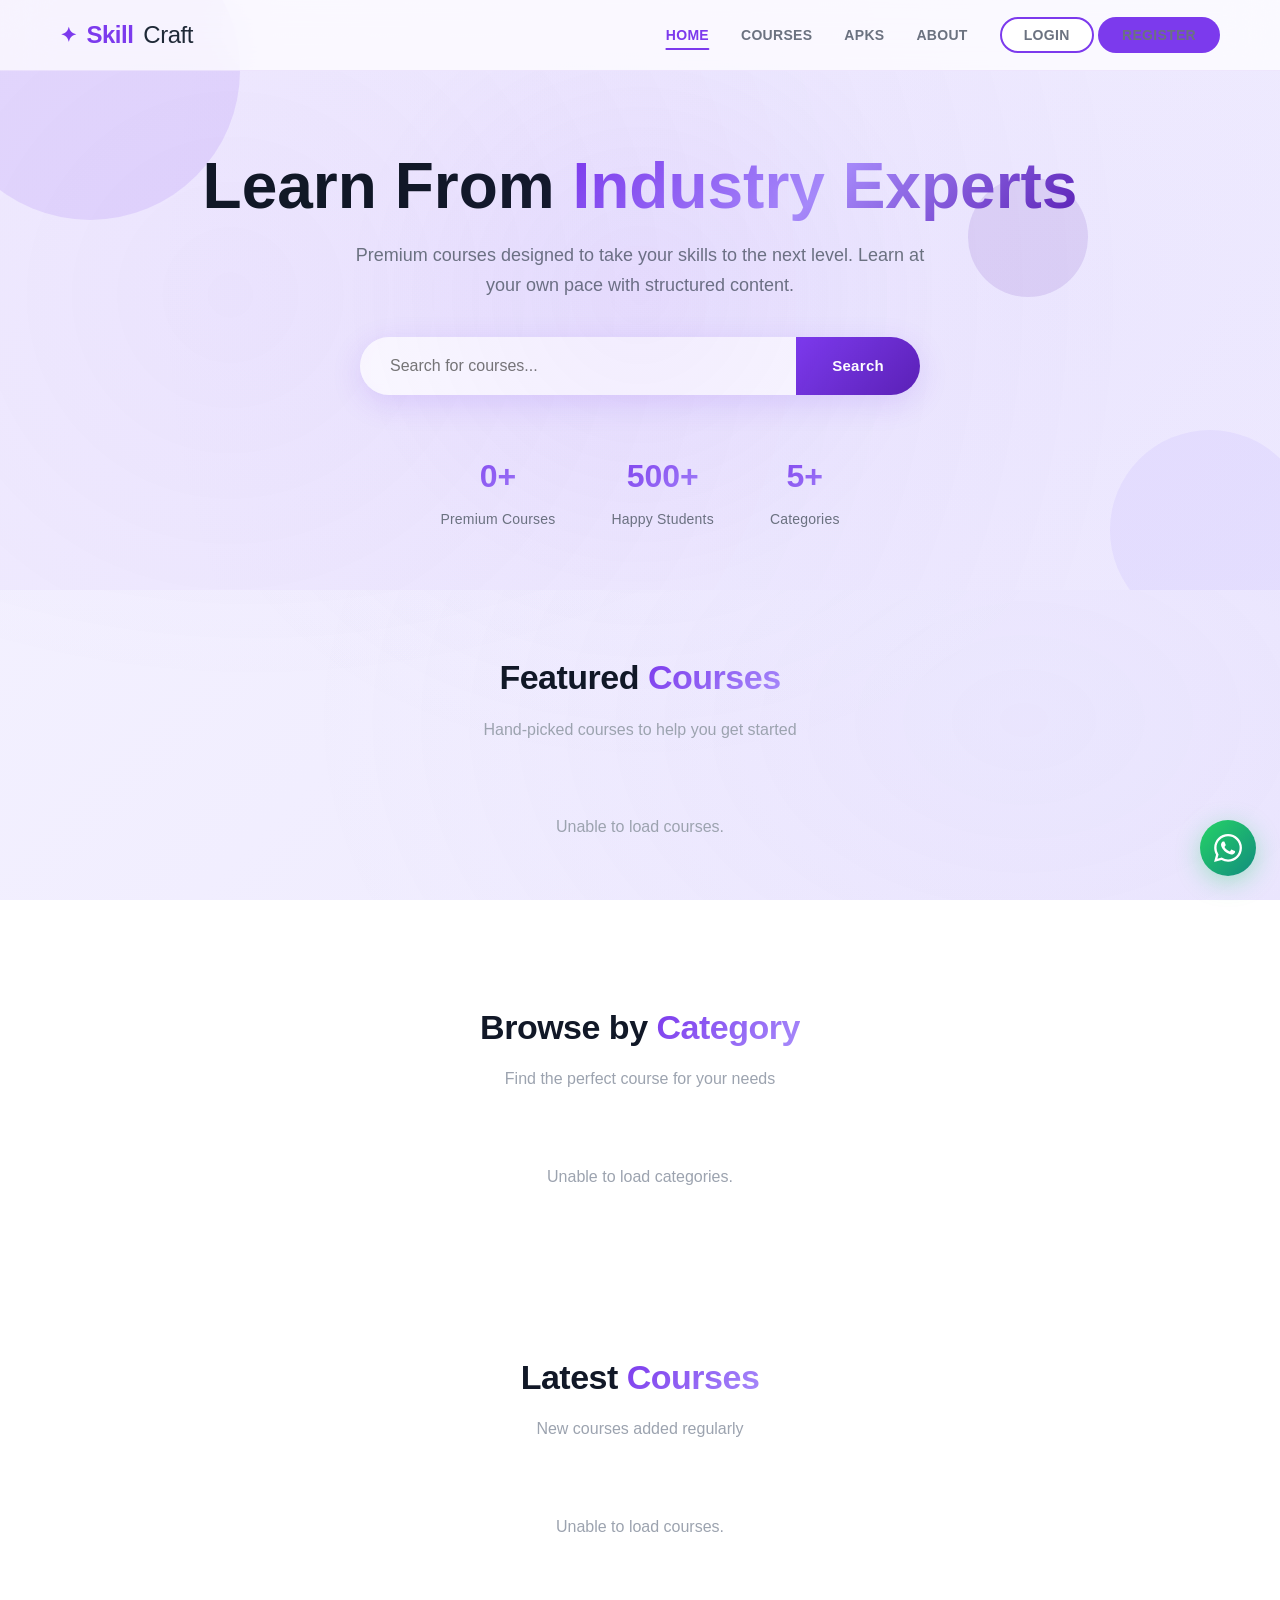
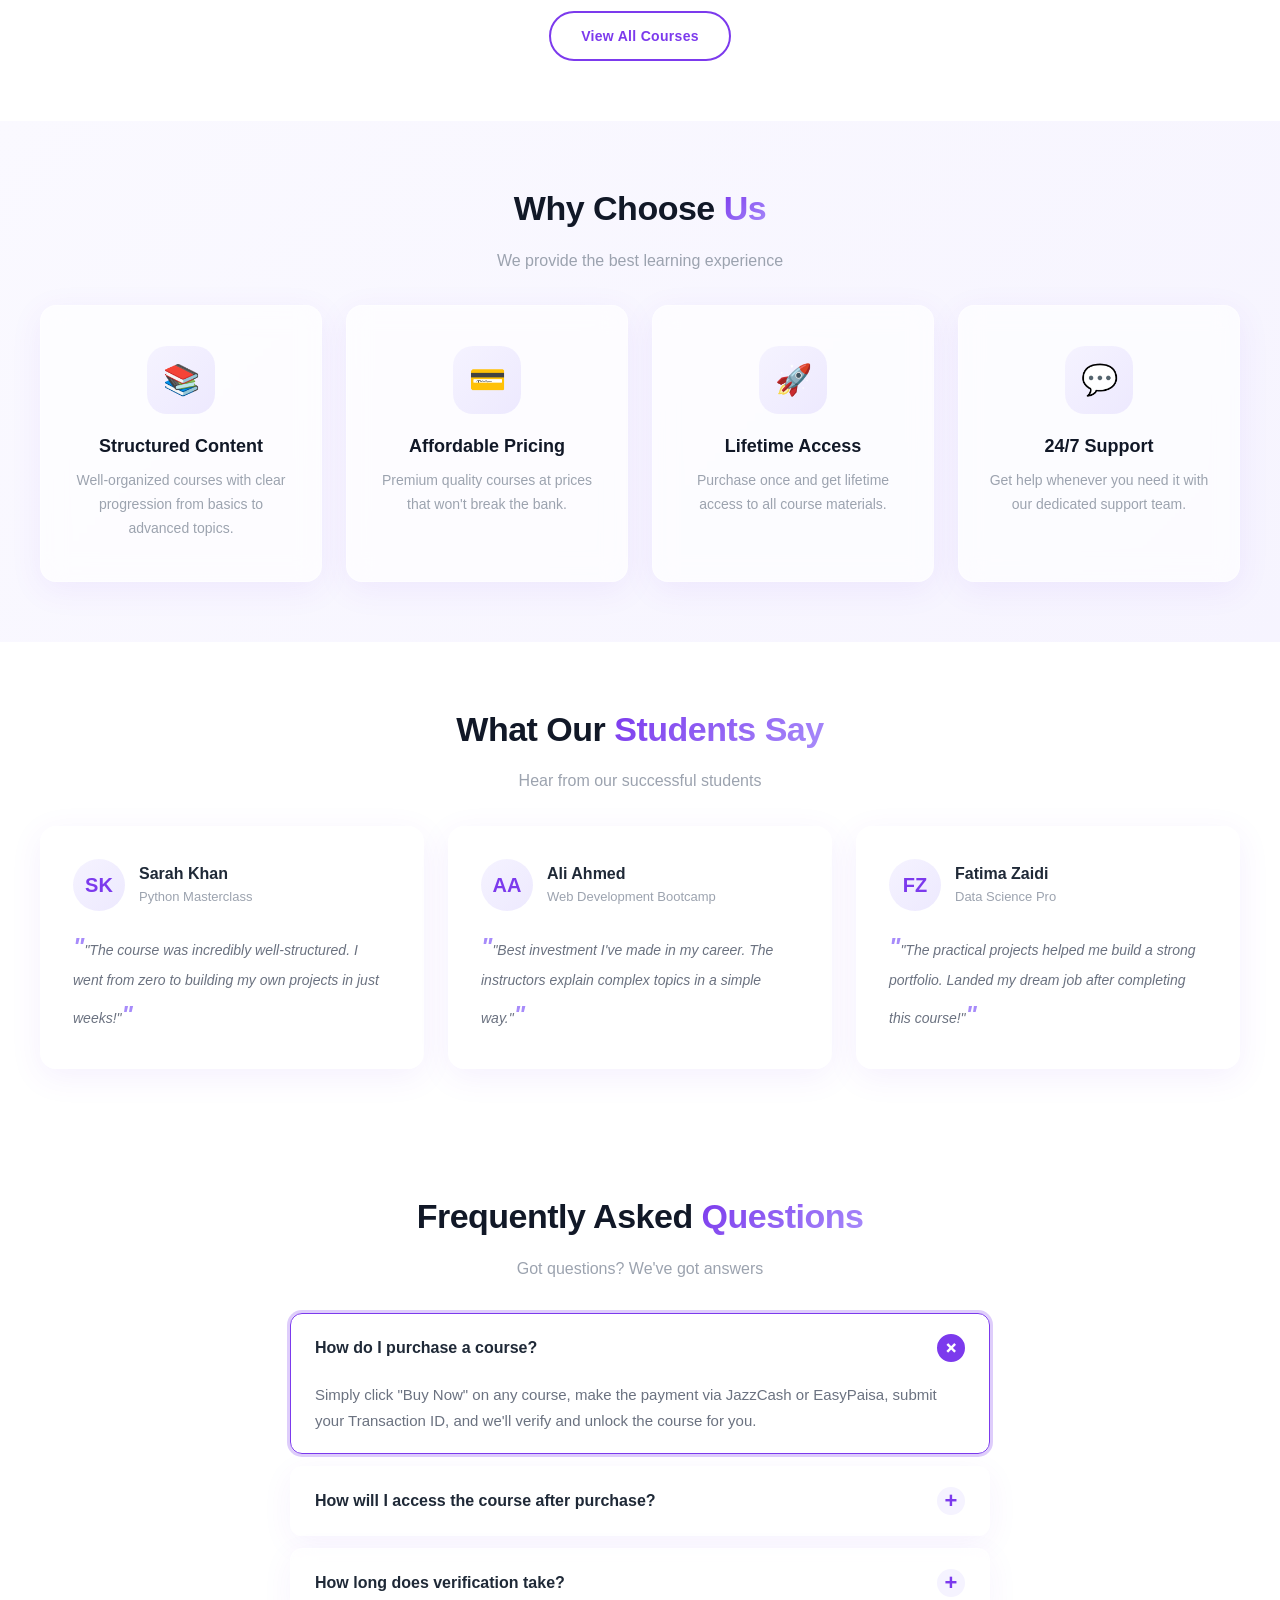
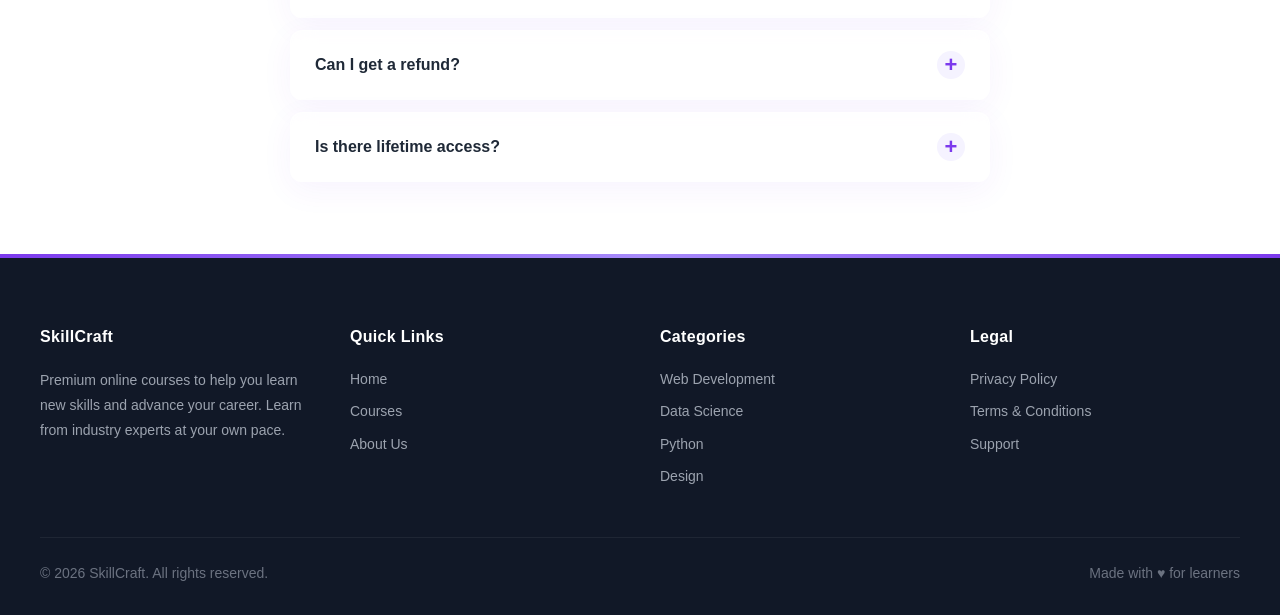
<file: frontend/index.html>
<!DOCTYPE html>
<html lang="en">
<head>
  <meta charset="UTF-8">
  <meta name="viewport" content="width=device-width, initial-scale=1.0">
  <title>SkillCraft - Premium Courses</title>
  <link rel="stylesheet" href="css/style.css">
</head>
<body>
  <nav class="navbar" id="navbar">
    <div class="container">
      <a href="/" class="logo">Skill<span>Craft</span></a>
      <button class="menu-toggle" id="menuToggle" aria-label="Menu">
        <span></span><span></span><span></span>
      </button>
      <div class="nav-links" id="navLinks">
        <a href="index.html" class="active">Home</a>
        <a href="courses.html">Courses</a>
        <a href="apks.html">APKs</a>
        <a href="about.html">About</a>
        <a href="admin.html" id="adminNavLink" style="display:none;color:var(--primary);font-weight:700;">&#128736; Admin</a>
        <div id="authButtons">
          <a href="login.html" class="btn-login">Login</a>
          <a href="register.html" class="btn-register">Register</a>
        </div>
        <div id="userMenu" style="display:none;">
          <div class="nav-user">
            <span class="user-name" id="userName"></span>
            <a href="dashboard.html" class="btn-login">Dashboard</a>
            <button class="logout-btn" onclick="logout()">Logout</button>
          </div>
        </div>
      </div>
    </div>
  </nav>

  <section class="hero">
    <div class="hero-shape"></div>
    <div class="hero-shape"></div>
    <div class="hero-shape"></div>
    <h1>Learn From <span>Industry Experts</span></h1>
    <p class="hero-subtitle">Premium courses designed to take your skills to the next level. Learn at your own pace with structured content.</p>
    <div class="hero-search">
      <input type="text" id="searchInput" placeholder="Search for courses..." onkeydown="if(event.key==='Enter') searchCourses()">
      <button onclick="searchCourses()">Search</button>
    </div>
    <div class="hero-stats">
      <div class="stat"><div class="stat-number" id="totalCourses">0+</div><div class="stat-label">Premium Courses</div></div>
      <div class="stat"><div class="stat-number" id="totalStudents">500+</div><div class="stat-label">Happy Students</div></div>
      <div class="stat"><div class="stat-number" id="totalCategories">10+</div><div class="stat-label">Categories</div></div>
    </div>
  </section>

  <section class="section">
    <div class="container">
      <div class="section-header reveal">
        <h2>Featured <span>Courses</span></h2>
        <p>Hand-picked courses to help you get started</p>
      </div>
      <div class="courses-grid" id="featuredCourses"></div>
    </div>
  </section>

  <section class="section bg-light">
    <div class="container">
      <div class="section-header reveal">
        <h2>Browse by <span>Category</span></h2>
        <p>Find the perfect course for your needs</p>
      </div>
      <div class="categories-grid" id="categoriesGrid"></div>
    </div>
  </section>

  <section class="section">
    <div class="container">
      <div class="section-header reveal">
        <h2>Latest <span>Courses</span></h2>
        <p>New courses added regularly</p>
      </div>
      <div class="courses-grid" id="latestCourses"></div>
      <div class="text-center mt-32">
        <a href="courses.html" class="btn btn-outline">View All Courses</a>
      </div>
    </div>
  </section>

  <section class="section bg-primary-light">
    <div class="container">
      <div class="section-header reveal">
        <h2>Why Choose <span>Us</span></h2>
        <p>We provide the best learning experience</p>
      </div>
      <div class="features-grid">
        <div class="feature-card reveal reveal-delay-1">
          <div class="feat-icon">&#128218;</div>
          <h3>Structured Content</h3>
          <p>Well-organized courses with clear progression from basics to advanced topics.</p>
        </div>
        <div class="feature-card reveal reveal-delay-2">
          <div class="feat-icon">&#128179;</div>
          <h3>Affordable Pricing</h3>
          <p>Premium quality courses at prices that won't break the bank.</p>
        </div>
        <div class="feature-card reveal reveal-delay-3">
          <div class="feat-icon">&#128640;</div>
          <h3>Lifetime Access</h3>
          <p>Purchase once and get lifetime access to all course materials.</p>
        </div>
        <div class="feature-card reveal reveal-delay-4">
          <div class="feat-icon">&#128172;</div>
          <h3>24/7 Support</h3>
          <p>Get help whenever you need it with our dedicated support team.</p>
        </div>
      </div>
    </div>
  </section>

  <section class="section">
    <div class="container">
      <div class="section-header reveal">
        <h2>What Our <span>Students Say</span></h2>
        <p>Hear from our successful students</p>
      </div>
      <div class="reviews-grid">
        <div class="review-card reveal reveal-delay-1">
          <div class="review-header">
            <div class="review-avatar">SK</div>
            <div><div class="review-name">Sarah Khan</div><div class="review-course">Python Masterclass</div></div>
          </div>
          <p class="review-text">"The course was incredibly well-structured. I went from zero to building my own projects in just weeks!"</p>
        </div>
        <div class="review-card reveal reveal-delay-2">
          <div class="review-header">
            <div class="review-avatar">AA</div>
            <div><div class="review-name">Ali Ahmed</div><div class="review-course">Web Development Bootcamp</div></div>
          </div>
          <p class="review-text">"Best investment I've made in my career. The instructors explain complex topics in a simple way."</p>
        </div>
        <div class="review-card reveal reveal-delay-3">
          <div class="review-header">
            <div class="review-avatar">FZ</div>
            <div><div class="review-name">Fatima Zaidi</div><div class="review-course">Data Science Pro</div></div>
          </div>
          <p class="review-text">"The practical projects helped me build a strong portfolio. Landed my dream job after completing this course!"</p>
        </div>
      </div>
    </div>
  </section>

  <section class="section bg-light">
    <div class="container">
      <div class="section-header reveal">
        <h2>Frequently Asked <span>Questions</span></h2>
        <p>Got questions? We've got answers</p>
      </div>
      <div class="faq-list reveal">
        <div class="faq-item active">
          <button class="faq-question" onclick="toggleFaq(this)">
            How do I purchase a course?
            <span class="faq-icon">+</span>
          </button>
          <div class="faq-answer">Simply click "Buy Now" on any course, make the payment via JazzCash or EasyPaisa, submit your Transaction ID, and we'll verify and unlock the course for you.</div>
        </div>
        <div class="faq-item">
          <button class="faq-question" onclick="toggleFaq(this)">
            How will I access the course after purchase?
            <span class="faq-icon">+</span>
          </button>
          <div class="faq-answer">Once your payment is verified, the course will be automatically unlocked in your dashboard. You can click "Open Course" to access the Google Drive folder with all the content.</div>
        </div>
        <div class="faq-item">
          <button class="faq-question" onclick="toggleFaq(this)">
            How long does verification take?
            <span class="faq-icon">+</span>
          </button>
          <div class="faq-answer">Verification typically takes 1-24 hours. You'll be able to see the status in your dashboard. Contact support if it takes longer.</div>
        </div>
        <div class="faq-item">
          <button class="faq-question" onclick="toggleFaq(this)">
            Can I get a refund?
            <span class="faq-icon">+</span>
          </button>
          <div class="faq-answer">Since you get immediate access to course materials after verification, refunds are not available. Please contact support for any issues.</div>
        </div>
        <div class="faq-item">
          <button class="faq-question" onclick="toggleFaq(this)">
            Is there lifetime access?
            <span class="faq-icon">+</span>
          </button>
          <div class="faq-answer">Yes! Once purchased, you get lifetime access to the course materials and any future updates.</div>
        </div>
      </div>
    </div>
  </section>

  <footer class="footer">
    <div class="container">
      <div class="footer-grid">
        <div>
          <h3>SkillCraft</h3>
          <p>Premium online courses to help you learn new skills and advance your career. Learn from industry experts at your own pace.</p>
        </div>
        <div>
          <h3>Quick Links</h3>
          <a href="index.html">Home</a>
          <a href="courses.html">Courses</a>
          <a href="about.html">About Us</a>
        </div>
        <div>
          <h3>Categories</h3>
          <a href="courses.html?category=web-development">Web Development</a>
          <a href="courses.html?category=data-science">Data Science</a>
          <a href="courses.html?category=python">Python</a>
          <a href="courses.html?category=design">Design</a>
        </div>
        <div>
          <h3>Legal</h3>
          <a href="privacy.html">Privacy Policy</a>
          <a href="terms.html">Terms & Conditions</a>
          <a href="about.html">Support</a>
        </div>
      </div>
      <div class="footer-bottom">
        <span>&copy; 2026 SkillCraft. All rights reserved.</span>
        <span>Made with &#9829; for learners</span>
      </div>
    </div>
  </footer>

  <a href="https://wa.me/923097823422?text=Hi%20SkillCraft!%20I%20need%20help%20with" target="_blank" rel="noopener noreferrer" class="whatsapp-float" aria-label="Chat on WhatsApp">
    <svg viewBox="0 0 24 24"><path d="M17.472 14.382c-.297-.149-1.758-.867-2.03-.967-.273-.099-.471-.148-.67.15-.197.297-.767.966-.94 1.164-.173.199-.347.223-.644.075-.297-.15-1.255-.463-2.39-1.475-.883-.788-1.48-1.761-1.653-2.059-.173-.297-.018-.458.13-.606.134-.133.298-.347.446-.52.149-.174.198-.298.298-.497.099-.198.05-.371-.025-.52-.075-.149-.669-1.612-.916-2.207-.242-.579-.487-.5-.669-.51-.173-.008-.371-.01-.57-.01-.198 0-.52.074-.792.372-.272.297-1.04 1.016-1.04 2.479 0 1.462 1.065 2.875 1.213 3.074.149.198 2.096 3.2 5.077 4.487.709.306 1.262.489 1.694.625.712.227 1.36.195 1.871.118.571-.085 1.758-.719 2.006-1.413.248-.694.248-1.289.173-1.413-.074-.124-.272-.198-.57-.347m-5.421 7.403h-.004a9.87 9.87 0 01-5.031-1.378l-.361-.214-3.741.982.998-3.648-.235-.374a9.86 9.86 0 01-1.51-5.26c.001-5.45 4.436-9.884 9.888-9.884 2.64 0 5.122 1.03 6.988 2.898a9.825 9.825 0 012.893 6.994c-.003 5.45-4.437 9.884-9.885 9.884m8.413-18.297A11.815 11.815 0 0012.05 0C5.495 0 .16 5.335.157 11.892c0 2.096.547 4.142 1.588 5.945L.057 24l6.305-1.654a11.882 11.882 0 005.683 1.448h.005c6.554 0 11.89-5.335 11.893-11.893a11.821 11.821 0 00-3.48-8.413z"/></svg>
    <span class="tooltip">Chat on WhatsApp</span>
  </a>
  <div class="toast-container" id="toastContainer"></div>
  <div class="loading-overlay" id="loadingOverlay" style="display:none;"><div class="spinner"></div></div>

  <script src="js/api.js"></script>
  <script src="js/auth.js"></script>
  <script src="js/main.js"></script>
</body>
</html>
</file>
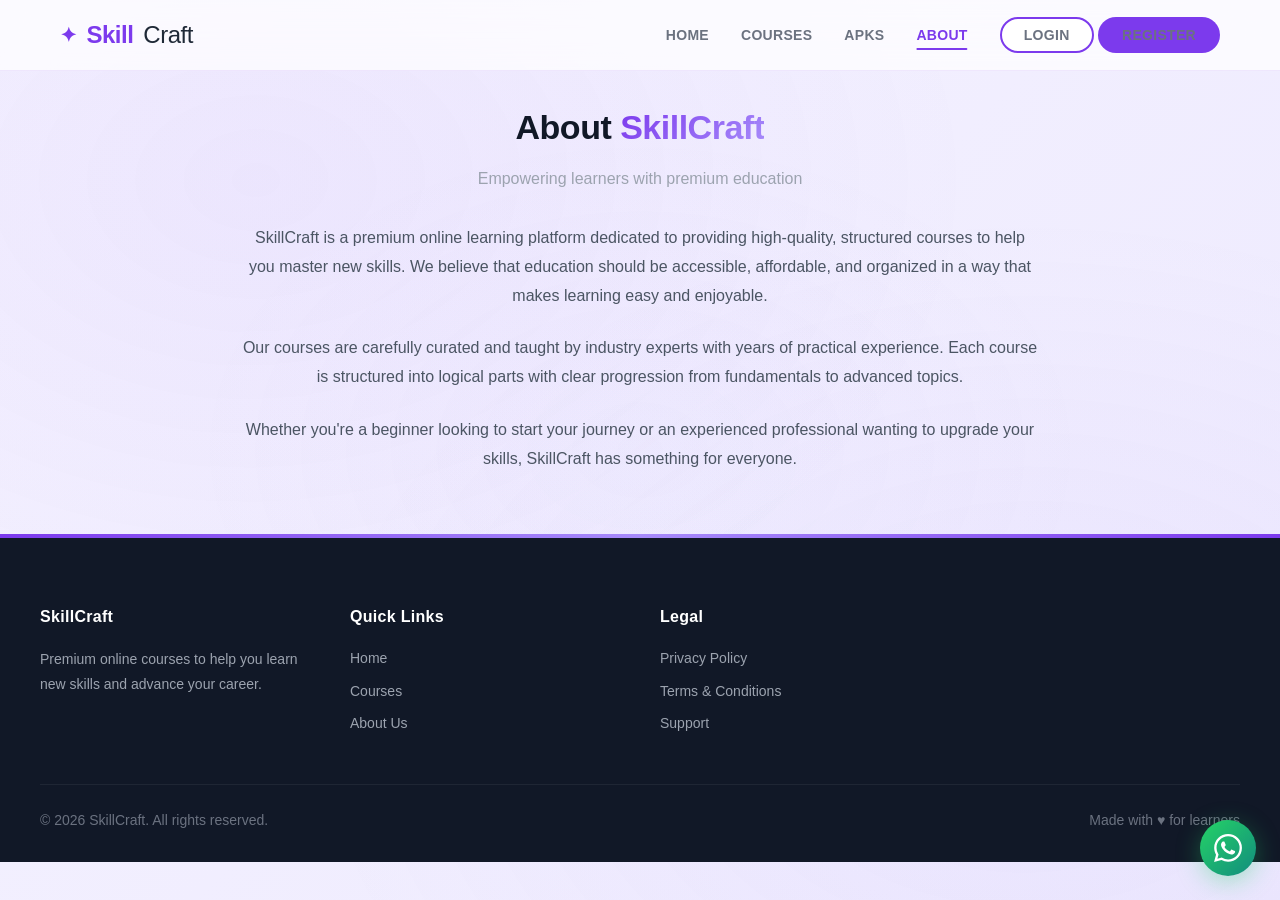
<file: frontend/about.html>
<!DOCTYPE html>
<html lang="en">
<head>
  <meta charset="UTF-8">
  <meta name="viewport" content="width=device-width, initial-scale=1.0">
  <title>About Us - SkillCraft</title>
  <link rel="stylesheet" href="css/style.css">
</head>
<body>
  <nav class="navbar" id="navbar">
    <div class="container">
      <a href="index.html" class="logo">Skill<span>Craft</span></a>
      <button class="menu-toggle" id="menuToggle" aria-label="Menu">
        <span></span><span></span><span></span>
      </button>
      <div class="nav-links" id="navLinks">
        <a href="index.html">Home</a>
        <a href="courses.html">Courses</a>
        <a href="apks.html">APKs</a>
        <a href="about.html" class="active">About</a>
        <a href="admin.html" id="adminNavLink" style="display:none;color:var(--primary);font-weight:700;">&#128736; Admin</a>
        <div id="authButtons">
          <a href="login.html" class="btn-login">Login</a>
          <a href="register.html" class="btn-register">Register</a>
        </div>
        <div id="userMenu" style="display:none;">
          <div class="nav-user">
            <span class="user-name" id="userName"></span>
            <a href="dashboard.html" class="btn-login">Dashboard</a>
            <button class="logout-btn" onclick="logout()">Logout</button>
          </div>
        </div>
      </div>
    </div>
  </nav>

  <section class="section" style="padding-top:100px;">
    <div class="container">
      <div class="section-header">
        <h2>About <span>SkillCraft</span></h2>
        <p>Empowering learners with premium education</p>
      </div>
      <div style="max-width:800px;margin:0 auto;text-align:center;">
        <p style="font-size:16px;color:var(--gray-600);line-height:1.8;margin-bottom:24px;">
          SkillCraft is a premium online learning platform dedicated to providing high-quality, structured courses to help you master new skills. We believe that education should be accessible, affordable, and organized in a way that makes learning easy and enjoyable.
        </p>
        <p style="font-size:16px;color:var(--gray-600);line-height:1.8;margin-bottom:24px;">
          Our courses are carefully curated and taught by industry experts with years of practical experience. Each course is structured into logical parts with clear progression from fundamentals to advanced topics.
        </p>
        <p style="font-size:16px;color:var(--gray-600);line-height:1.8;">
          Whether you're a beginner looking to start your journey or an experienced professional wanting to upgrade your skills, SkillCraft has something for everyone.
        </p>
      </div>
    </div>
  </section>

  <footer class="footer">
    <div class="container">
      <div class="footer-grid">
        <div>
          <h3>SkillCraft</h3>
          <p>Premium online courses to help you learn new skills and advance your career.</p>
        </div>
        <div>
          <h3>Quick Links</h3>
          <a href="index.html">Home</a>
          <a href="courses.html">Courses</a>
          <a href="about.html">About Us</a>
        </div>
        <div>
          <h3>Legal</h3>
          <a href="privacy.html">Privacy Policy</a>
          <a href="terms.html">Terms & Conditions</a>
          <a href="about.html">Support</a>
        </div>
      </div>
      <div class="footer-bottom">
        <span>&copy; 2026 SkillCraft. All rights reserved.</span>
        <span>Made with &#9829; for learners</span>
      </div>
    </div>
  </footer>

  <a href="https://wa.me/923097823422?text=Hi%20SkillCraft!%20I%20need%20help%20with" target="_blank" rel="noopener noreferrer" class="whatsapp-float" aria-label="Chat on WhatsApp">
    <svg viewBox="0 0 24 24"><path d="M17.472 14.382c-.297-.149-1.758-.867-2.03-.967-.273-.099-.471-.148-.67.15-.197.297-.767.966-.94 1.164-.173.199-.347.223-.644.075-.297-.15-1.255-.463-2.39-1.475-.883-.788-1.48-1.761-1.653-2.059-.173-.297-.018-.458.13-.606.134-.133.298-.347.446-.52.149-.174.198-.298.298-.497.099-.198.05-.371-.025-.52-.075-.149-.669-1.612-.916-2.207-.242-.579-.487-.5-.669-.51-.173-.008-.371-.01-.57-.01-.198 0-.52.074-.792.372-.272.297-1.04 1.016-1.04 2.479 0 1.462 1.065 2.875 1.213 3.074.149.198 2.096 3.2 5.077 4.487.709.306 1.262.489 1.694.625.712.227 1.36.195 1.871.118.571-.085 1.758-.719 2.006-1.413.248-.694.248-1.289.173-1.413-.074-.124-.272-.198-.57-.347m-5.421 7.403h-.004a9.87 9.87 0 01-5.031-1.378l-.361-.214-3.741.982.998-3.648-.235-.374a9.86 9.86 0 01-1.51-5.26c.001-5.45 4.436-9.884 9.888-9.884 2.64 0 5.122 1.03 6.988 2.898a9.825 9.825 0 012.893 6.994c-.003 5.45-4.437 9.884-9.885 9.884m8.413-18.297A11.815 11.815 0 0012.05 0C5.495 0 .16 5.335.157 11.892c0 2.096.547 4.142 1.588 5.945L.057 24l6.305-1.654a11.882 11.882 0 005.683 1.448h.005c6.554 0 11.89-5.335 11.893-11.893a11.821 11.821 0 00-3.48-8.413z"/></svg>
    <span class="tooltip">Chat on WhatsApp</span>
  </a>
  <div class="toast-container" id="toastContainer"></div>
  <div class="loading-overlay" id="loadingOverlay" style="display:none;"><div class="spinner"></div></div>

  <script src="js/api.js"></script>
  <script src="js/auth.js"></script>
</body>
</html>
</file>
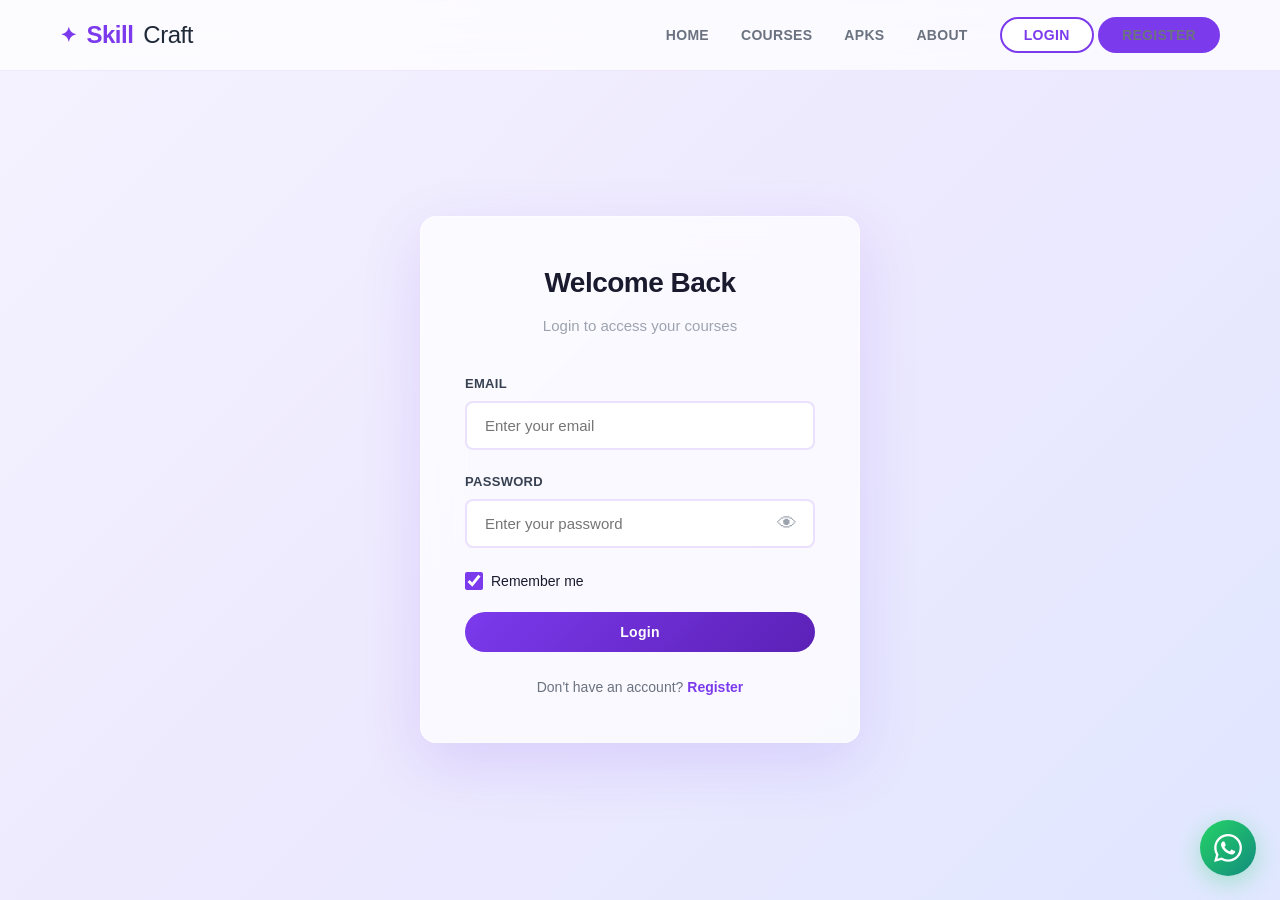
<file: frontend/admin.html>
<!DOCTYPE html>
<html lang="en">
<head>
  <meta charset="UTF-8">
  <meta name="viewport" content="width=device-width, initial-scale=1.0">
  <title>Admin Panel - SkillCraft</title>
  <link rel="stylesheet" href="css/style.css">
</head>
<body>
  <nav class="navbar" id="navbar">
    <div class="container">
      <a href="index.html" class="logo">Skill<span>Craft</span></a>
      <button class="menu-toggle" id="menuToggle" aria-label="Menu">
        <span></span><span></span><span></span>
      </button>
      <div class="nav-links" id="navLinks">
        <a href="admin.html" class="active" style="color:var(--primary);font-weight:700;">&#128736; Admin Panel</a>
        <div id="userMenu">
          <div class="nav-user">
            <span class="user-name" id="userName"></span>
            <button class="logout-btn" onclick="logout()">Logout</button>
          </div>
        </div>
      </div>
    </div>
  </nav>

  <section class="admin-page">
    <div class="container">
      <div class="admin-header">
        <div>
          <h1>Admin Panel</h1>
          <p style="color:var(--gray-500);">Welcome, <span id="adminUserName">Admin</span></p>
        </div>
        <div style="display:flex;gap:8px;flex-wrap:wrap;">
          <button class="btn btn-primary" onclick="showAddCourseForm()">+ Add Course</button>
          <button class="btn btn-primary" onclick="showAddApkForm()" style="background:var(--success);">+ Add APK</button>
        </div>
      </div>

      <div class="stats-grid" id="adminStats"></div>

      <div class="dashboard-tabs">
        <button class="dashboard-tab active" onclick="switchAdminTab('orders', this)">Orders</button>
        <button class="dashboard-tab" onclick="switchAdminTab('courses', this)">Courses</button>
        <button class="dashboard-tab" onclick="switchAdminTab('users', this)">Users</button>
        <button class="dashboard-tab" onclick="switchAdminTab('apks', this)">APKs</button>
        <button class="dashboard-tab" onclick="switchAdminTab('categories', this)">Categories</button>
        <button class="dashboard-tab" onclick="switchAdminTab('settings', this)">Settings</button>
      </div>

      <div id="adminOrdersSection">
        <div style="overflow-x:auto;">
          <table class="admin-table" id="ordersTable">
            <thead>
              <tr>
                <th>User</th>
                <th>Email</th>
                <th>Phone</th>
                <th>Course</th>
                <th>Amount</th>
                <th>TID</th>
                <th>Screenshot</th>
                <th>Status</th>
                <th>Date</th>
                <th>Action</th>
              </tr>
            </thead>
            <tbody id="ordersBody"></tbody>
          </table>
        </div>
        <div id="noOrders" class="dashboard-empty" style="display:none;">
          <div class="empty-icon">&#128230;</div>
          <h3>No orders yet</h3>
          <p>Orders will appear here when users make purchases.</p>
        </div>
      </div>

      <div id="adminCoursesSection" style="display:none;">
        <div style="overflow-x:auto;">
          <table class="admin-table" id="coursesTable">
            <thead>
              <tr>
                <th>Title</th>
                <th>Category</th>
                <th>Difficulty</th>
                <th>Price</th>
                <th>Featured</th>
                <th>Best Seller</th>
                <th>Actions</th>
              </tr>
            </thead>
            <tbody id="coursesBody"></tbody>
          </table>
        </div>
        <div id="noAdminCourses" class="dashboard-empty" style="display:none;">
          <div class="empty-icon">&#128218;</div>
          <h3>No courses yet</h3>
          <p>Add your first course to get started.</p>
        </div>
      </div>

      <div id="adminUsersSection" style="display:none;">
        <div style="overflow-x:auto;">
          <table class="admin-table">
            <thead>
              <tr>
                <th>Name</th>
                <th>Email</th>
                <th>Role</th>
                <th>Actions</th>
              </tr>
            </thead>
            <tbody id="usersBody"></tbody>
          </table>
        </div>
        <div id="noUsers" class="dashboard-empty" style="display:none;">
          <div class="empty-icon">&#128101;</div>
          <h3>No users found</h3>
        </div>
      </div>

      <div id="adminCategoriesSection" style="display:none;">
        <div style="max-width:600px;margin:0 auto;">
          <div style="display:flex;gap:12px;margin-bottom:24px;">
            <input type="text" id="newCategoryInput" class="form-control" placeholder="Enter category name..." style="flex:1;">
            <button class="btn btn-primary" onclick="handleAddCategory()" style="white-space:nowrap;">+ Add</button>
          </div>
          <div id="categoriesList"></div>
        </div>
      </div>

      <div id="adminApksSection" style="display:none;">
        <div style="overflow-x:auto;">
          <table class="admin-table">
            <thead>
              <tr>
                <th>Icon</th>
                <th>Title</th>
                <th>Price</th>
                <th>Featured</th>
                <th>Downloads</th>
                <th>Actions</th>
              </tr>
            </thead>
            <tbody id="apksBody"></tbody>
          </table>
        </div>
        <div id="noAdminApks" class="dashboard-empty" style="display:none;">
          <div class="empty-icon">&#128230;</div>
          <h3>No APKs yet</h3>
          <p>Add your first cracked APK to get started.</p>
        </div>
      </div>

      <div id="adminApkPurchasesSection" style="display:none;">
        <div style="overflow-x:auto;">
          <table class="admin-table">
            <thead>
              <tr>
                <th>User</th>
                <th>Email</th>
                <th>Phone</th>
                <th>APK</th>
                <th>Amount</th>
                <th>TID</th>
                <th>Screenshot</th>
                <th>Status</th>
                <th>Date</th>
                <th>Action</th>
              </tr>
            </thead>
            <tbody id="apkPurchasesBody"></tbody>
          </table>
        </div>
        <div id="noApkPurchases" class="dashboard-empty" style="display:none;">
          <div class="empty-icon">&#128230;</div>
          <h3>No APK purchases yet</h3>
        </div>
      </div>

      <div id="adminSettingsSection" style="display:none;">
        <div style="max-width:500px;margin:0 auto;">
          <div class="auth-box" style="box-shadow:none;border:1px solid var(--gray-200);max-width:100%;">
            <h2 style="font-size:22px;">Change Password</h2>
            <p class="subtitle" style="margin-bottom:24px;">Update your admin account password</p>
            <form id="changePasswordForm" onsubmit="handleChangePassword(event)">
              <div class="form-group">
                <label>Current Password</label>
                <div class="password-wrapper">
                  <input type="password" class="form-control" id="currentPassword" required>
                  <button type="button" class="password-toggle" onclick="toggleEye('currentPassword', this)" tabindex="-1">&#128065;</button>
                </div>
              </div>
              <div class="form-group">
                <label>New Password</label>
                <div class="password-wrapper">
                  <input type="password" class="form-control" id="newPassword" required minlength="6">
                  <button type="button" class="password-toggle" onclick="toggleEye('newPassword', this)" tabindex="-1">&#128065;</button>
                </div>
              </div>
              <div class="form-group">
                <label>Confirm New Password</label>
                <div class="password-wrapper">
                  <input type="password" class="form-control" id="confirmNewPassword" required minlength="6">
                  <button type="button" class="password-toggle" onclick="toggleEye('confirmNewPassword', this)" tabindex="-1">&#128065;</button>
                </div>
              </div>
              <button type="submit" class="btn btn-primary btn-block">Update Password</button>
            </form>
          </div>
        </div>
      </div>
    </div>
  </section>

  <div class="modal-overlay" id="courseModal" style="display:none;" onclick="if(event.target===this)closeCourseModal()">
    <div class="modal" style="position:relative;max-width:700px;">
      <button class="modal-close" onclick="closeCourseModal()" style="position:absolute;top:16px;right:16px;background:none;font-size:24px;border:none;cursor:pointer;color:var(--gray-400);">&times;</button>
      <h2 id="courseModalTitle">Add Course</h2>
      <div class="modal-body">
        <form id="courseForm" onsubmit="handleCourseSubmit(event)">
          <input type="hidden" id="editCourseId">
          <div class="form-group">
            <label>Course Title</label>
            <input type="text" class="form-control" id="courseTitle" required>
          </div>
          <div class="form-group">
            <label>Description</label>
            <textarea class="form-control" id="courseDescription" required></textarea>
          </div>
          <div style="display:grid;grid-template-columns:1fr 1fr;gap:16px;">
            <div class="form-group">
              <label>Category</label>
              <select class="form-control" id="courseCategory" required>
                <option value="">Select Category</option>
              </select>
            </div>
            <div class="form-group">
              <label>Difficulty</label>
              <select class="form-control" id="courseDifficulty" required>
                <option value="">Select Level</option>
                <option value="Beginner">Beginner</option>
                <option value="Intermediate">Intermediate</option>
                <option value="Advanced">Advanced</option>
              </select>
            </div>
          </div>
          <div style="display:grid;grid-template-columns:1fr 1fr;gap:16px;">
            <div class="form-group">
              <label>Almost Size (e.g. 2.5 GB)</label>
              <input type="text" class="form-control" id="courseDuration" required placeholder="e.g. 2.5 GB">
            </div>
            <div class="form-group">
              <label>Rating (0-5)</label>
              <input type="number" class="form-control" id="courseRating" min="0" max="5" step="0.1" required>
            </div>
          </div>
          <div style="display:grid;grid-template-columns:1fr 1fr;gap:16px;">
            <div class="form-group">
              <label>Original Price</label>
              <input type="number" class="form-control" id="courseOriginalPrice" min="0" required>
            </div>
            <div class="form-group">
              <label>Sale Price</label>
              <input type="number" class="form-control" id="courseSalePrice" min="0" required>
            </div>
          </div>
          <div class="form-group">
            <label>Google Drive Folder Link</label>
            <input type="url" class="form-control" id="courseDriveLink" required placeholder="https://drive.google.com/drive/folders/...">
          </div>
          <div class="form-group">
            <label>Thumbnail Image</label>
            <input type="file" class="form-control" id="courseThumbnail" accept="image/*">
            <small style="color:var(--gray-400);">Leave empty to keep existing (edit mode)</small>
          </div>
          <div style="display:flex;gap:24px;margin-bottom:20px;">
            <div class="form-check">
              <input type="checkbox" id="courseFeatured">
              <label for="courseFeatured">Featured Course</label>
            </div>
            <div class="form-check">
              <input type="checkbox" id="courseBestSeller">
              <label for="courseBestSeller">Best Seller</label>
            </div>
          </div>
          <button type="submit" class="btn btn-primary btn-block" id="courseSubmitBtn">Add Course</button>
        </form>
      </div>
    </div>
  </div>

  <div class="modal-overlay" id="apkModal" style="display:none;" onclick="if(event.target===this)closeApkModal()">
    <div class="modal" style="position:relative;max-width:550px;">
      <button class="modal-close" onclick="closeApkModal()" style="position:absolute;top:16px;right:16px;background:none;font-size:24px;border:none;cursor:pointer;color:var(--gray-400);">&times;</button>
      <h2 id="apkModalTitle">Add Cracked APK</h2>
      <div class="modal-body">
        <form id="apkForm" onsubmit="handleApkSubmit(event)">
          <input type="hidden" id="editApkId">
          <div class="form-group">
            <label>APK Title</label>
            <input type="text" class="form-control" id="apkTitle" required>
          </div>
          <div class="form-group">
            <label>Description</label>
            <textarea class="form-control" id="apkDescription" required></textarea>
          </div>
          <div class="form-group">
            <label>Icon Image</label>
            <input type="file" class="form-control" id="apkIcon" accept="image/*">
            <small style="color:var(--gray-400);">Upload the APK icon (leave empty to keep existing in edit mode)</small>
          </div>
          <div class="form-group">
            <label>Google Drive Link (APK file)</label>
            <input type="url" class="form-control" id="apkUrl" required placeholder="https://drive.google.com/...">
          </div>
          <div style="display:grid;grid-template-columns:1fr 1fr;gap:16px;">
            <div class="form-group">
              <label>Price (Rs.)</label>
              <input type="number" class="form-control" id="apkPrice" min="0" required value="0">
            </div>
            <div class="form-check" style="display:flex;align-items:center;gap:8px;padding-top:24px;">
              <input type="checkbox" id="apkFeatured">
              <label for="apkFeatured">Featured</label>
            </div>
          </div>
          <button type="submit" class="btn btn-primary btn-block" id="apkSubmitBtn">Add APK</button>
        </form>
      </div>
    </div>
  </div>

  <a href="https://wa.me/923097823422?text=Hi%20SkillCraft!%20I%20need%20help%20with" target="_blank" rel="noopener noreferrer" class="whatsapp-float" aria-label="Chat on WhatsApp">
    <svg viewBox="0 0 24 24"><path d="M17.472 14.382c-.297-.149-1.758-.867-2.03-.967-.273-.099-.471-.148-.67.15-.197.297-.767.966-.94 1.164-.173.199-.347.223-.644.075-.297-.15-1.255-.463-2.39-1.475-.883-.788-1.48-1.761-1.653-2.059-.173-.297-.018-.458.13-.606.134-.133.298-.347.446-.52.149-.174.198-.298.298-.497.099-.198.05-.371-.025-.52-.075-.149-.669-1.612-.916-2.207-.242-.579-.487-.5-.669-.51-.173-.008-.371-.01-.57-.01-.198 0-.52.074-.792.372-.272.297-1.04 1.016-1.04 2.479 0 1.462 1.065 2.875 1.213 3.074.149.198 2.096 3.2 5.077 4.487.709.306 1.262.489 1.694.625.712.227 1.36.195 1.871.118.571-.085 1.758-.719 2.006-1.413.248-.694.248-1.289.173-1.413-.074-.124-.272-.198-.57-.347m-5.421 7.403h-.004a9.87 9.87 0 01-5.031-1.378l-.361-.214-3.741.982.998-3.648-.235-.374a9.86 9.86 0 01-1.51-5.26c.001-5.45 4.436-9.884 9.888-9.884 2.64 0 5.122 1.03 6.988 2.898a9.825 9.825 0 012.893 6.994c-.003 5.45-4.437 9.884-9.885 9.884m8.413-18.297A11.815 11.815 0 0012.05 0C5.495 0 .16 5.335.157 11.892c0 2.096.547 4.142 1.588 5.945L.057 24l6.305-1.654a11.882 11.882 0 005.683 1.448h.005c6.554 0 11.89-5.335 11.893-11.893a11.821 11.821 0 00-3.48-8.413z"/></svg>
    <span class="tooltip">Chat on WhatsApp</span>
  </a>
  <div class="toast-container" id="toastContainer"></div>
  <div class="loading-overlay" id="loadingOverlay" style="display:none;"><div class="spinner"></div></div>

  <script src="js/api.js"></script>
  <script src="js/auth.js"></script>
  <script src="js/admin.js"></script>
</body>
</html>
</file>
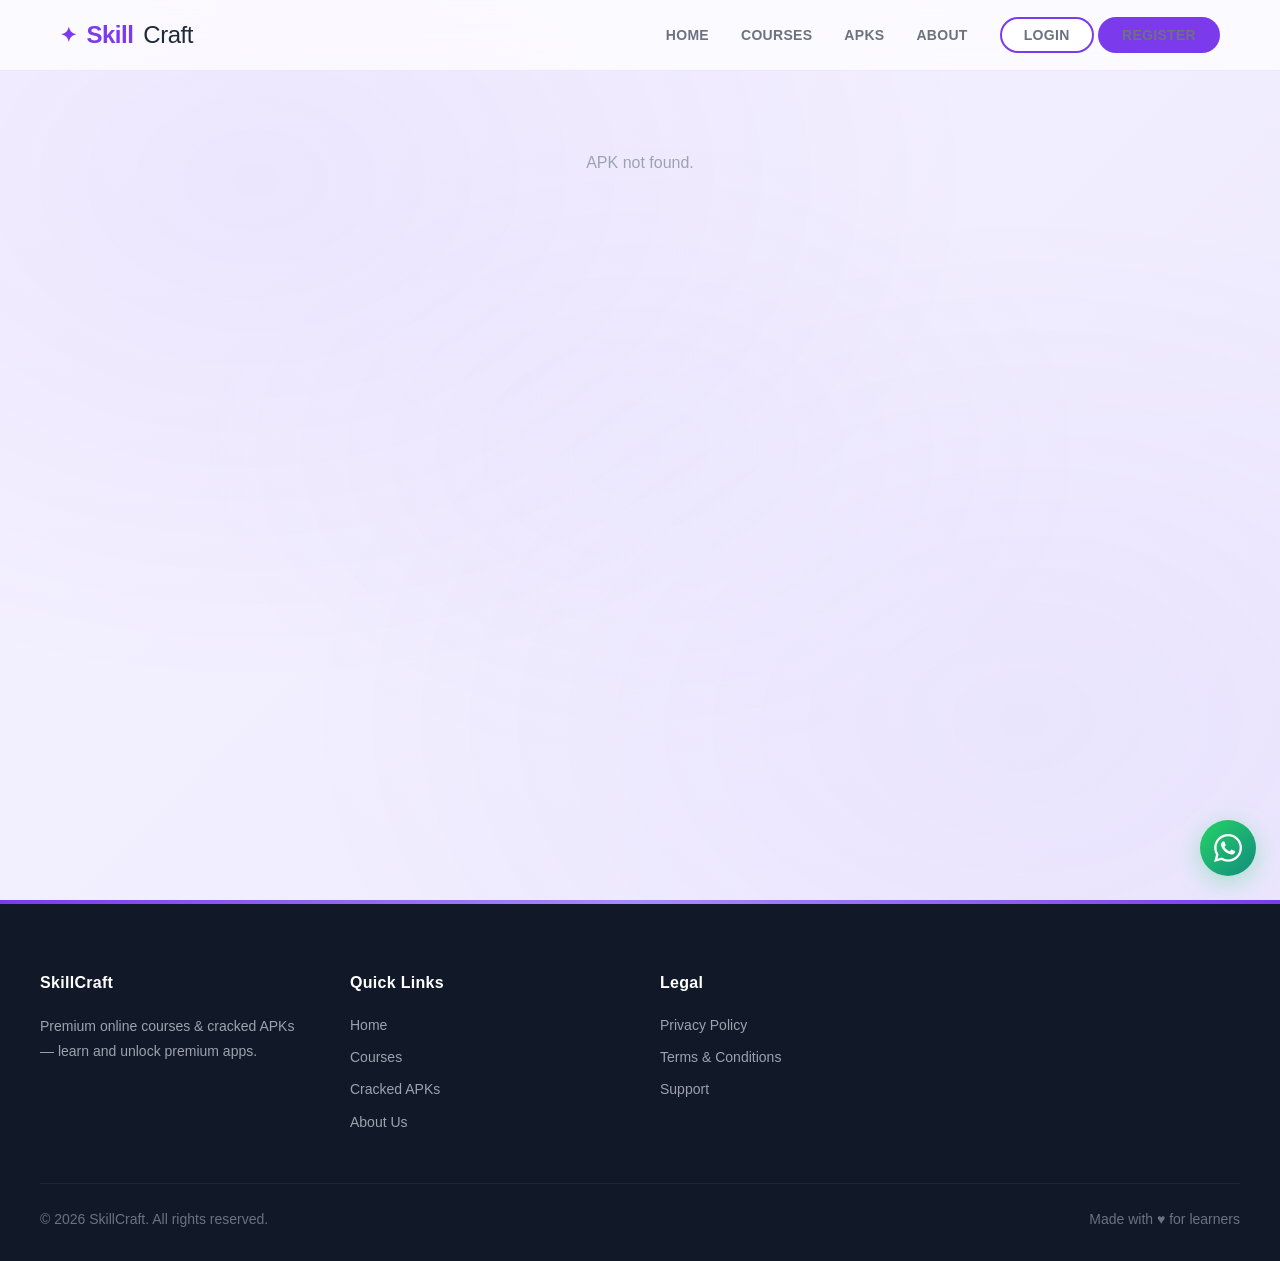
<file: frontend/apk-detail.html>
<!DOCTYPE html>
<html lang="en">
<head>
  <meta charset="UTF-8">
  <meta name="viewport" content="width=device-width, initial-scale=1.0">
  <title>APK Details - SkillCraft</title>
  <link rel="stylesheet" href="css/style.css">
</head>
<body>
  <nav class="navbar" id="navbar">
    <div class="container">
      <a href="index.html" class="logo">Skill<span>Craft</span></a>
      <button class="menu-toggle" id="menuToggle" aria-label="Menu">
        <span></span><span></span><span></span>
      </button>
      <div class="nav-links" id="navLinks">
        <a href="index.html">Home</a>
        <a href="courses.html">Courses</a>
        <a href="apks.html">APKs</a>
        <a href="about.html">About</a>
        <a href="admin.html" id="adminNavLink" style="display:none;color:var(--primary);font-weight:700;">&#128736; Admin</a>
        <div id="authButtons">
          <a href="login.html" class="btn-login">Login</a>
          <a href="register.html" class="btn-register">Register</a>
        </div>
        <div id="userMenu" style="display:none;">
          <div class="nav-user">
            <span class="user-name" id="userName"></span>
            <a href="dashboard.html" class="btn-login">Dashboard</a>
            <button class="logout-btn" onclick="logout()">Logout</button>
          </div>
        </div>
      </div>
    </div>
  </nav>

  <section class="detail-page">
    <div class="container">
      <div id="apkDetail"></div>
    </div>
  </section>

  <div class="modal-overlay" id="apkPaymentModal" style="display:none;" onclick="if(event.target===this)closeApkPaymentModal()">
    <div class="modal" style="position:relative;">
      <button class="modal-close" onclick="closeApkPaymentModal()" style="position:absolute;top:16px;right:16px;background:none;font-size:24px;border:none;cursor:pointer;color:var(--gray-400);">&times;</button>
      <h2>Purchase APK</h2>
      <div class="modal-body">
        <div class="payment-details" id="apkPaymentSummary"></div>
        <div class="payment-numbers">
          <h4>Send Payment To</h4>
          <div class="num-row">
            <span class="provider">
              <svg viewBox="0 0 100 32" width="72" height="22" style="vertical-align:middle;"><rect width="100" height="32" rx="6" fill="#ED1C24"/><text x="50" y="21" text-anchor="middle" fill="#fff" font-size="16" font-weight="bold" font-family="Arial,sans-serif">JazzCash</text></svg>
            </span>
            <span class="number">+92 309 7823422</span>
            <span class="ac-name">Faiz Ahmad</span>
          </div>
          <div class="num-row">
            <span class="provider">
              <svg viewBox="0 0 100 32" width="72" height="22" style="vertical-align:middle;"><rect width="100" height="32" rx="6" fill="#F58220"/><text x="50" y="21" text-anchor="middle" fill="#fff" font-size="14" font-weight="bold" font-family="Arial,sans-serif">EasyPaisa</text></svg>
            </span>
            <span class="number">+92 309 7823422</span>
            <span class="ac-name">Faiz Ahmad</span>
          </div>
        </div>
        <form id="apkPaymentForm" onsubmit="submitApkPayment(event)">
          <input type="hidden" id="payApkId">
          <div class="form-group">
            <label>Full Name</label>
            <input type="text" class="form-control" id="apkPayName" required>
          </div>
          <div class="form-group">
            <label>Email</label>
            <input type="email" class="form-control" id="apkPayEmail" required>
          </div>
          <div class="form-group">
            <label>Phone Number</label>
            <input type="tel" class="form-control" id="apkPayPhone" required>
          </div>
          <div class="form-group">
            <label>Transaction ID (TID)</label>
            <input type="text" class="form-control" id="apkPayTid" required placeholder="Enter your JazzCash/EasyPaisa TID">
          </div>
          <div class="form-group">
            <label>Payment Screenshot (optional)</label>
            <input type="file" class="form-control" id="apkPayScreenshot" accept="image/*">
            <small style="color:var(--gray-400);">Upload screenshot for faster verification</small>
          </div>
          <button type="submit" class="btn btn-primary btn-block">Submit Payment</button>
        </form>
      </div>
    </div>
  </div>

  <footer class="footer">
    <div class="container">
      <div class="footer-grid">
        <div>
          <h3>SkillCraft</h3>
          <p>Premium online courses &amp; cracked APKs — learn and unlock premium apps.</p>
        </div>
        <div>
          <h3>Quick Links</h3>
          <a href="index.html">Home</a>
          <a href="courses.html">Courses</a>
          <a href="apks.html">Cracked APKs</a>
          <a href="about.html">About Us</a>
        </div>
        <div>
          <h3>Legal</h3>
          <a href="privacy.html">Privacy Policy</a>
          <a href="terms.html">Terms & Conditions</a>
          <a href="about.html">Support</a>
        </div>
      </div>
      <div class="footer-bottom">
        <span>&copy; 2026 SkillCraft. All rights reserved.</span>
        <span>Made with &#9829; for learners</span>
      </div>
    </div>
  </footer>

  <a href="https://wa.me/923097823422?text=Hi%20SkillCraft!%20I%20need%20help%20with" target="_blank" rel="noopener noreferrer" class="whatsapp-float" aria-label="Chat on WhatsApp">
    <svg viewBox="0 0 24 24"><path d="M17.472 14.382c-.297-.149-1.758-.867-2.03-.967-.273-.099-.471-.148-.67.15-.197.297-.767.966-.94 1.164-.173.199-.347.223-.644.075-.297-.15-1.255-.463-2.39-1.475-.883-.788-1.48-1.761-1.653-2.059-.173-.297-.018-.458.13-.606.134-.133.298-.347.446-.52.149-.174.198-.298.298-.497.099-.198.05-.371-.025-.52-.075-.149-.669-1.612-.916-2.207-.242-.579-.487-.5-.669-.51-.173-.008-.371-.01-.57-.01-.198 0-.52.074-.792.372-.272.297-1.04 1.016-1.04 2.479 0 1.462 1.065 2.875 1.213 3.074.149.198 2.096 3.2 5.077 4.487.709.306 1.262.489 1.694.625.712.227 1.36.195 1.871.118.571-.085 1.758-.719 2.006-1.413.248-.694.248-1.289.173-1.413-.074-.124-.272-.198-.57-.347m-5.421 7.403h-.004a9.87 9.87 0 01-5.031-1.378l-.361-.214-3.741.982.998-3.648-.235-.374a9.86 9.86 0 01-1.51-5.26c.001-5.45 4.436-9.884 9.888-9.884 2.64 0 5.122 1.03 6.988 2.898a9.825 9.825 0 012.893 6.994c-.003 5.45-4.437 9.884-9.885 9.884m8.413-18.297A11.815 11.815 0 0012.05 0C5.495 0 .16 5.335.157 11.892c0 2.096.547 4.142 1.588 5.945L.057 24l6.305-1.654a11.882 11.882 0 005.683 1.448h.005c6.554 0 11.89-5.335 11.893-11.893a11.821 11.821 0 00-3.48-8.413z"/></svg>
    <span class="tooltip">Chat on WhatsApp</span>
  </a>
  <div class="toast-container" id="toastContainer"></div>
  <div class="loading-overlay" id="loadingOverlay" style="display:none;"><div class="spinner"></div></div>

  <script src="js/api.js"></script>
  <script src="js/auth.js"></script>
  <script src="js/main.js"></script>
</body>
</html>
</file>
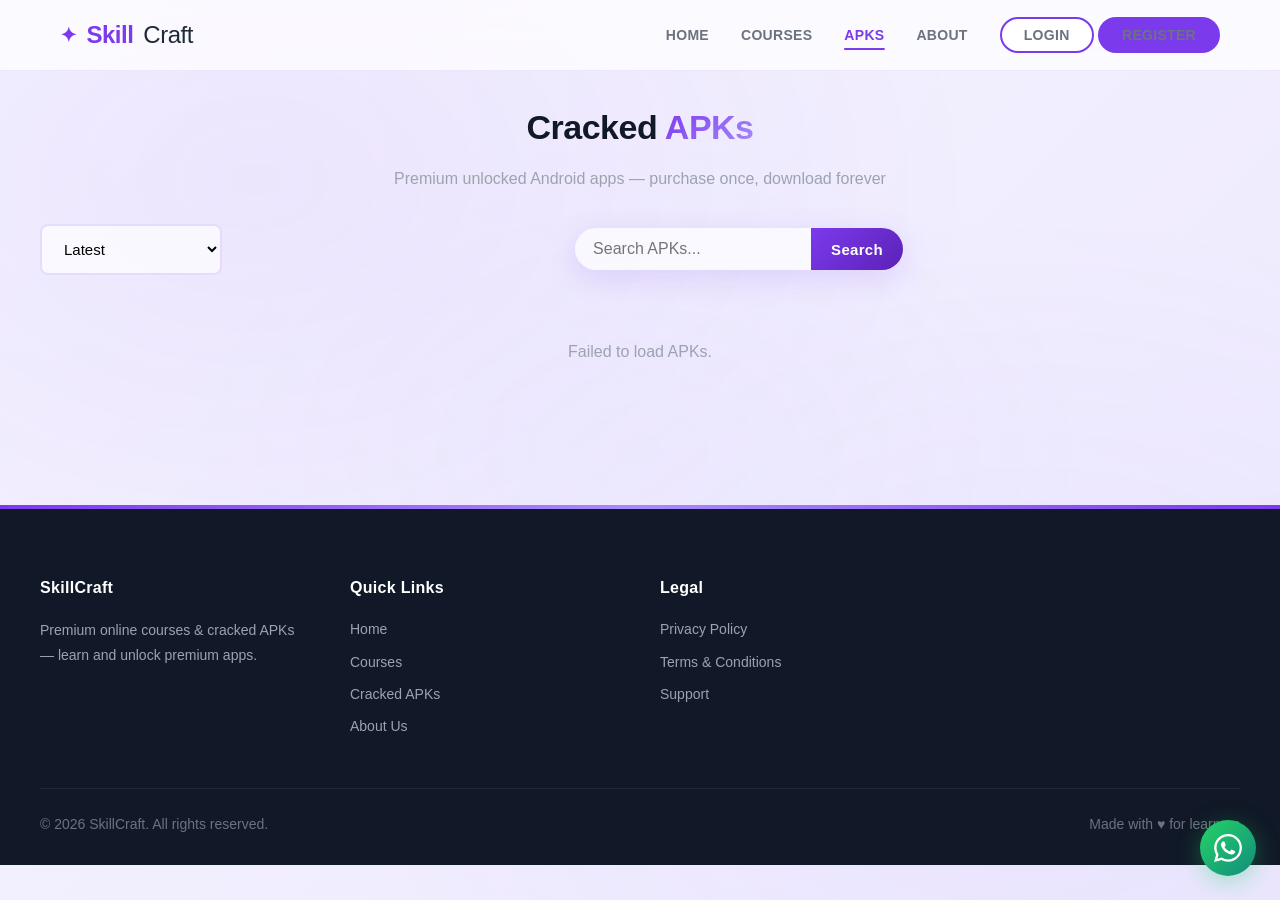
<file: frontend/apks.html>
<!DOCTYPE html>
<html lang="en">
<head>
  <meta charset="UTF-8">
  <meta name="viewport" content="width=device-width, initial-scale=1.0">
  <title>Cracked APKs - SkillCraft</title>
  <link rel="stylesheet" href="css/style.css">
</head>
<body>
  <nav class="navbar" id="navbar">
    <div class="container">
      <a href="index.html" class="logo">Skill<span>Craft</span></a>
      <button class="menu-toggle" id="menuToggle" aria-label="Menu">
        <span></span><span></span><span></span>
      </button>
      <div class="nav-links" id="navLinks">
        <a href="index.html">Home</a>
        <a href="courses.html">Courses</a>
        <a href="apks.html" class="active">APKs</a>
        <a href="about.html">About</a>
        <a href="admin.html" id="adminNavLink" style="display:none;color:var(--primary);font-weight:700;">&#128736; Admin</a>
        <div id="authButtons">
          <a href="login.html" class="btn-login">Login</a>
          <a href="register.html" class="btn-register">Register</a>
        </div>
        <div id="userMenu" style="display:none;">
          <div class="nav-user">
            <span class="user-name" id="userName"></span>
            <a href="dashboard.html" class="btn-login">Dashboard</a>
            <button class="logout-btn" onclick="logout()">Logout</button>
          </div>
        </div>
      </div>
    </div>
  </nav>

  <section class="section" style="padding-top:100px;">
    <div class="container">
      <div class="section-header">
        <h2>Cracked <span>APKs</span></h2>
        <p>Premium unlocked Android apps — purchase once, download forever</p>
      </div>

      <div class="flex flex-wrap items-center justify-between mb-24" style="gap:16px;">
        <div class="flex flex-wrap items-center gap-8">
          <select class="form-control" id="apkSort" style="width:auto;min-width:160px;" onchange="loadApks()">
            <option value="">Latest</option>
            <option value="price_asc">Price: Low to High</option>
            <option value="price_desc">Price: High to Low</option>
          </select>
        </div>
        <div class="hero-search" style="max-width:360px;">
          <input type="text" id="apkSearch" placeholder="Search APKs..." style="padding:10px 16px;border-radius:50px 0 0 50px;">
          <button style="padding:10px 20px;" onclick="loadApks()">Search</button>
        </div>
      </div>

      <div class="apk-grid" id="apkGrid"></div>
      <div class="pagination" id="apkPagination"></div>
      <div class="text-center mt-32" id="noApks" style="display:none;">
        <p style="color:var(--gray-400);font-size:18px;">No APKs found.</p>
      </div>
    </div>
  </section>

  <footer class="footer">
    <div class="container">
      <div class="footer-grid">
        <div>
          <h3>SkillCraft</h3>
          <p>Premium online courses &amp; cracked APKs — learn and unlock premium apps.</p>
        </div>
        <div>
          <h3>Quick Links</h3>
          <a href="index.html">Home</a>
          <a href="courses.html">Courses</a>
          <a href="apks.html">Cracked APKs</a>
          <a href="about.html">About Us</a>
        </div>
        <div>
          <h3>Legal</h3>
          <a href="privacy.html">Privacy Policy</a>
          <a href="terms.html">Terms & Conditions</a>
          <a href="about.html">Support</a>
        </div>
      </div>
      <div class="footer-bottom">
        <span>&copy; 2026 SkillCraft. All rights reserved.</span>
        <span>Made with &#9829; for learners</span>
      </div>
    </div>
  </footer>

  <a href="https://wa.me/923097823422?text=Hi%20SkillCraft!%20I%20need%20help%20with" target="_blank" rel="noopener noreferrer" class="whatsapp-float" aria-label="Chat on WhatsApp">
    <svg viewBox="0 0 24 24"><path d="M17.472 14.382c-.297-.149-1.758-.867-2.03-.967-.273-.099-.471-.148-.67.15-.197.297-.767.966-.94 1.164-.173.199-.347.223-.644.075-.297-.15-1.255-.463-2.39-1.475-.883-.788-1.48-1.761-1.653-2.059-.173-.297-.018-.458.13-.606.134-.133.298-.347.446-.52.149-.174.198-.298.298-.497.099-.198.05-.371-.025-.52-.075-.149-.669-1.612-.916-2.207-.242-.579-.487-.5-.669-.51-.173-.008-.371-.01-.57-.01-.198 0-.52.074-.792.372-.272.297-1.04 1.016-1.04 2.479 0 1.462 1.065 2.875 1.213 3.074.149.198 2.096 3.2 5.077 4.487.709.306 1.262.489 1.694.625.712.227 1.36.195 1.871.118.571-.085 1.758-.719 2.006-1.413.248-.694.248-1.289.173-1.413-.074-.124-.272-.198-.57-.347m-5.421 7.403h-.004a9.87 9.87 0 01-5.031-1.378l-.361-.214-3.741.982.998-3.648-.235-.374a9.86 9.86 0 01-1.51-5.26c.001-5.45 4.436-9.884 9.888-9.884 2.64 0 5.122 1.03 6.988 2.898a9.825 9.825 0 012.893 6.994c-.003 5.45-4.437 9.884-9.885 9.884m8.413-18.297A11.815 11.815 0 0012.05 0C5.495 0 .16 5.335.157 11.892c0 2.096.547 4.142 1.588 5.945L.057 24l6.305-1.654a11.882 11.882 0 005.683 1.448h.005c6.554 0 11.89-5.335 11.893-11.893a11.821 11.821 0 00-3.48-8.413z"/></svg>
    <span class="tooltip">Chat on WhatsApp</span>
  </a>
  <div class="toast-container" id="toastContainer"></div>
  <div class="loading-overlay" id="loadingOverlay" style="display:none;"><div class="spinner"></div></div>

  <script src="js/api.js"></script>
  <script src="js/auth.js"></script>
  <script src="js/main.js"></script>
</body>
</html>
</file>
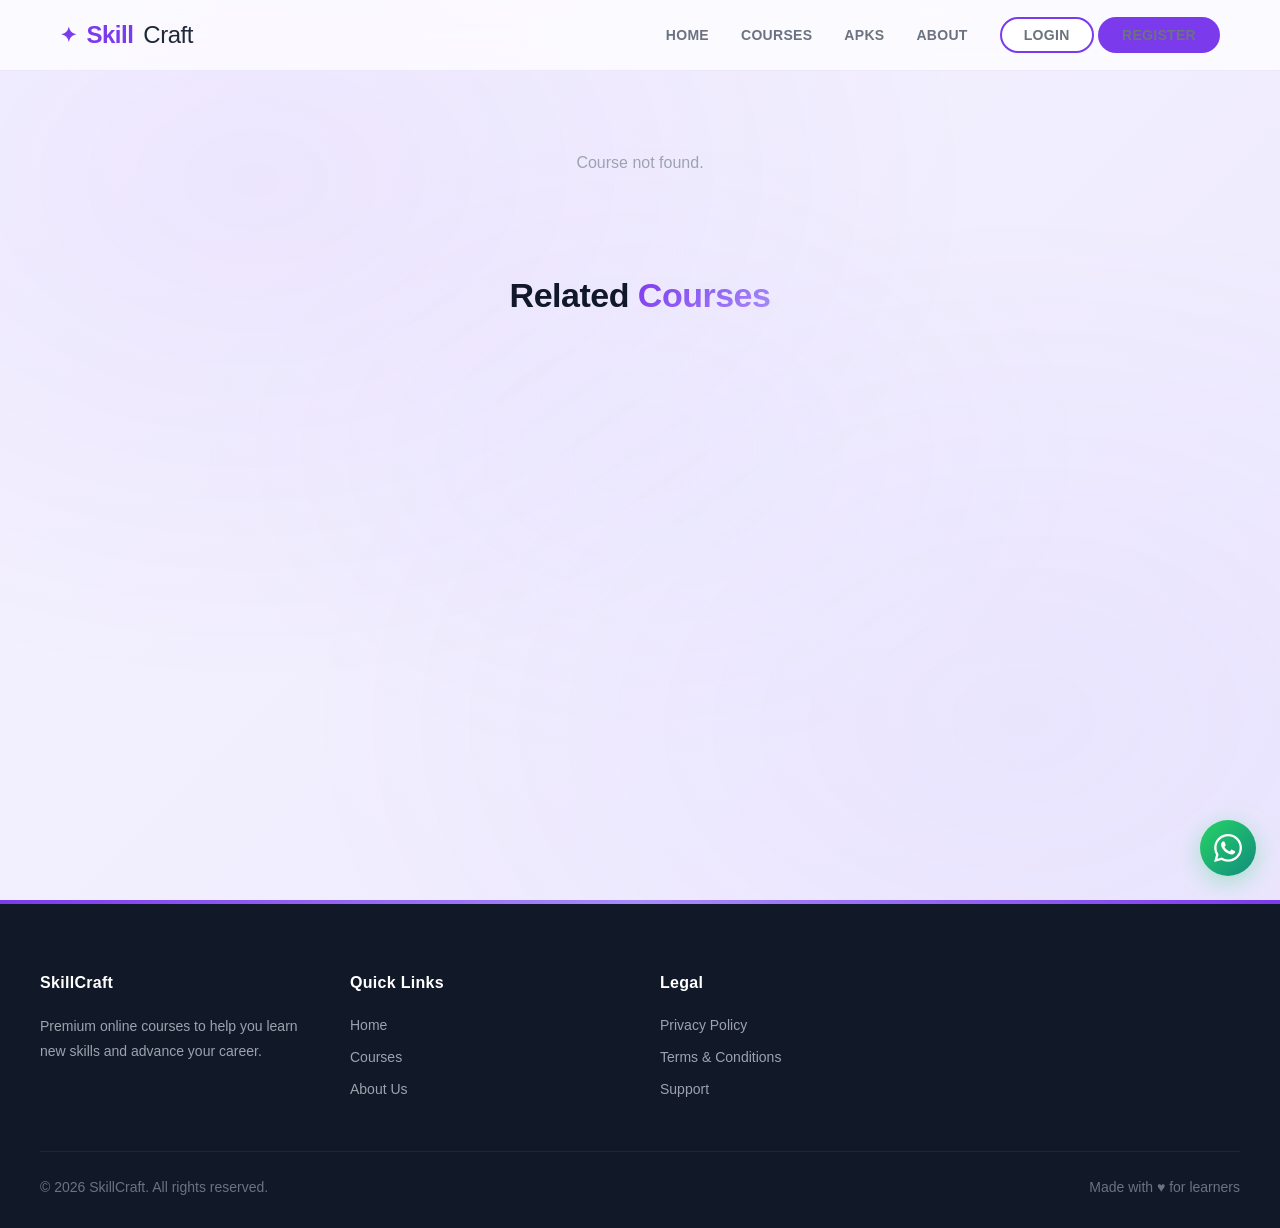
<file: frontend/course-detail.html>
<!DOCTYPE html>
<html lang="en">
<head>
  <meta charset="UTF-8">
  <meta name="viewport" content="width=device-width, initial-scale=1.0">
  <title>Course Details - SkillCraft</title>
  <link rel="stylesheet" href="css/style.css">
</head>
<body>
  <nav class="navbar" id="navbar">
    <div class="container">
      <a href="index.html" class="logo">Skill<span>Craft</span></a>
      <button class="menu-toggle" id="menuToggle" aria-label="Menu">
        <span></span><span></span><span></span>
      </button>
      <div class="nav-links" id="navLinks">
        <a href="index.html">Home</a>
        <a href="courses.html">Courses</a>
        <a href="apks.html">APKs</a>
        <a href="about.html">About</a>
        <a href="admin.html" id="adminNavLink" style="display:none;color:var(--primary);font-weight:700;">&#128736; Admin</a>
        <div id="authButtons">
          <a href="login.html" class="btn-login">Login</a>
          <a href="register.html" class="btn-register">Register</a>
        </div>
        <div id="userMenu" style="display:none;">
          <div class="nav-user">
            <span class="user-name" id="userName"></span>
            <a href="dashboard.html" class="btn-login">Dashboard</a>
            <button class="logout-btn" onclick="logout()">Logout</button>
          </div>
        </div>
      </div>
    </div>
  </nav>

  <section class="detail-page">
    <div class="container">
      <div id="courseDetail"></div>
      <div class="section-header mt-32">
        <h2>Related <span>Courses</span></h2>
      </div>
      <div class="courses-grid" id="relatedCourses"></div>
    </div>
  </section>

  <div class="modal-overlay" id="paymentModal" style="display:none;" onclick="if(event.target===this)closePaymentModal()">
    <div class="modal" style="position:relative;">
      <button class="modal-close" onclick="closePaymentModal()" style="position:absolute;top:16px;right:16px;background:none;font-size:24px;border:none;cursor:pointer;color:var(--gray-400);">&times;</button>
      <h2>Complete Your Purchase</h2>
      <div class="modal-body">
        <div class="payment-details" id="paymentSummary"></div>
        <div class="payment-numbers">
          <h4>Send Payment To</h4>
          <div class="num-row">
            <span class="provider">
              <svg viewBox="0 0 100 32" width="72" height="22" style="vertical-align:middle;"><rect width="100" height="32" rx="6" fill="#ED1C24"/><text x="50" y="21" text-anchor="middle" fill="#fff" font-size="16" font-weight="bold" font-family="Arial,sans-serif">JazzCash</text></svg>
            </span>
            <span class="number">+92 309 7823422</span>
            <span class="ac-name">Faiz Ahmad</span>
          </div>
          <div class="num-row">
            <span class="provider">
              <svg viewBox="0 0 100 32" width="72" height="22" style="vertical-align:middle;"><rect width="100" height="32" rx="6" fill="#F58220"/><text x="50" y="21" text-anchor="middle" fill="#fff" font-size="14" font-weight="bold" font-family="Arial,sans-serif">EasyPaisa</text></svg>
            </span>
            <span class="number">+92 309 7823422</span>
            <span class="ac-name">Faiz Ahmad</span>
          </div>
        </div>
        <form id="paymentForm" onsubmit="submitPayment(event)">
          <input type="hidden" id="payCourseId">
          <div class="form-group">
            <label>Full Name</label>
            <input type="text" class="form-control" id="payName" required>
          </div>
          <div class="form-group">
            <label>Email</label>
            <input type="email" class="form-control" id="payEmail" required>
          </div>
          <div class="form-group">
            <label>Phone Number</label>
            <input type="tel" class="form-control" id="payPhone" required>
          </div>
          <div class="form-group">
            <label>Transaction ID (TID)</label>
            <input type="text" class="form-control" id="payTid" required placeholder="Enter your JazzCash/EasyPaisa TID">
          </div>
          <div class="form-group">
            <label>Payment Screenshot (optional)</label>
            <input type="file" class="form-control" id="payScreenshot" accept="image/*">
            <small style="color:var(--gray-400);">Upload a screenshot of your payment for faster verification</small>
          </div>
          <button type="submit" class="btn btn-primary btn-block">Submit Payment Request</button>
        </form>
      </div>
    </div>
  </div>

  <footer class="footer">
    <div class="container">
      <div class="footer-grid">
        <div>
          <h3>SkillCraft</h3>
          <p>Premium online courses to help you learn new skills and advance your career.</p>
        </div>
        <div>
          <h3>Quick Links</h3>
          <a href="index.html">Home</a>
          <a href="courses.html">Courses</a>
          <a href="about.html">About Us</a>
        </div>
        <div>
          <h3>Legal</h3>
          <a href="privacy.html">Privacy Policy</a>
          <a href="terms.html">Terms & Conditions</a>
          <a href="about.html">Support</a>
        </div>
      </div>
      <div class="footer-bottom">
        <span>&copy; 2026 SkillCraft. All rights reserved.</span>
        <span>Made with &#9829; for learners</span>
      </div>
    </div>
  </footer>

  <a href="https://wa.me/923097823422?text=Hi%20SkillCraft!%20I%20need%20help%20with" target="_blank" rel="noopener noreferrer" class="whatsapp-float" aria-label="Chat on WhatsApp">
    <svg viewBox="0 0 24 24"><path d="M17.472 14.382c-.297-.149-1.758-.867-2.03-.967-.273-.099-.471-.148-.67.15-.197.297-.767.966-.94 1.164-.173.199-.347.223-.644.075-.297-.15-1.255-.463-2.39-1.475-.883-.788-1.48-1.761-1.653-2.059-.173-.297-.018-.458.13-.606.134-.133.298-.347.446-.52.149-.174.198-.298.298-.497.099-.198.05-.371-.025-.52-.075-.149-.669-1.612-.916-2.207-.242-.579-.487-.5-.669-.51-.173-.008-.371-.01-.57-.01-.198 0-.52.074-.792.372-.272.297-1.04 1.016-1.04 2.479 0 1.462 1.065 2.875 1.213 3.074.149.198 2.096 3.2 5.077 4.487.709.306 1.262.489 1.694.625.712.227 1.36.195 1.871.118.571-.085 1.758-.719 2.006-1.413.248-.694.248-1.289.173-1.413-.074-.124-.272-.198-.57-.347m-5.421 7.403h-.004a9.87 9.87 0 01-5.031-1.378l-.361-.214-3.741.982.998-3.648-.235-.374a9.86 9.86 0 01-1.51-5.26c.001-5.45 4.436-9.884 9.888-9.884 2.64 0 5.122 1.03 6.988 2.898a9.825 9.825 0 012.893 6.994c-.003 5.45-4.437 9.884-9.885 9.884m8.413-18.297A11.815 11.815 0 0012.05 0C5.495 0 .16 5.335.157 11.892c0 2.096.547 4.142 1.588 5.945L.057 24l6.305-1.654a11.882 11.882 0 005.683 1.448h.005c6.554 0 11.89-5.335 11.893-11.893a11.821 11.821 0 00-3.48-8.413z"/></svg>
    <span class="tooltip">Chat on WhatsApp</span>
  </a>
  <div class="toast-container" id="toastContainer"></div>
  <div class="loading-overlay" id="loadingOverlay" style="display:none;"><div class="spinner"></div></div>

  <script src="js/api.js"></script>
  <script src="js/auth.js"></script>
  <script src="js/main.js"></script>
</body>
</html>
</file>
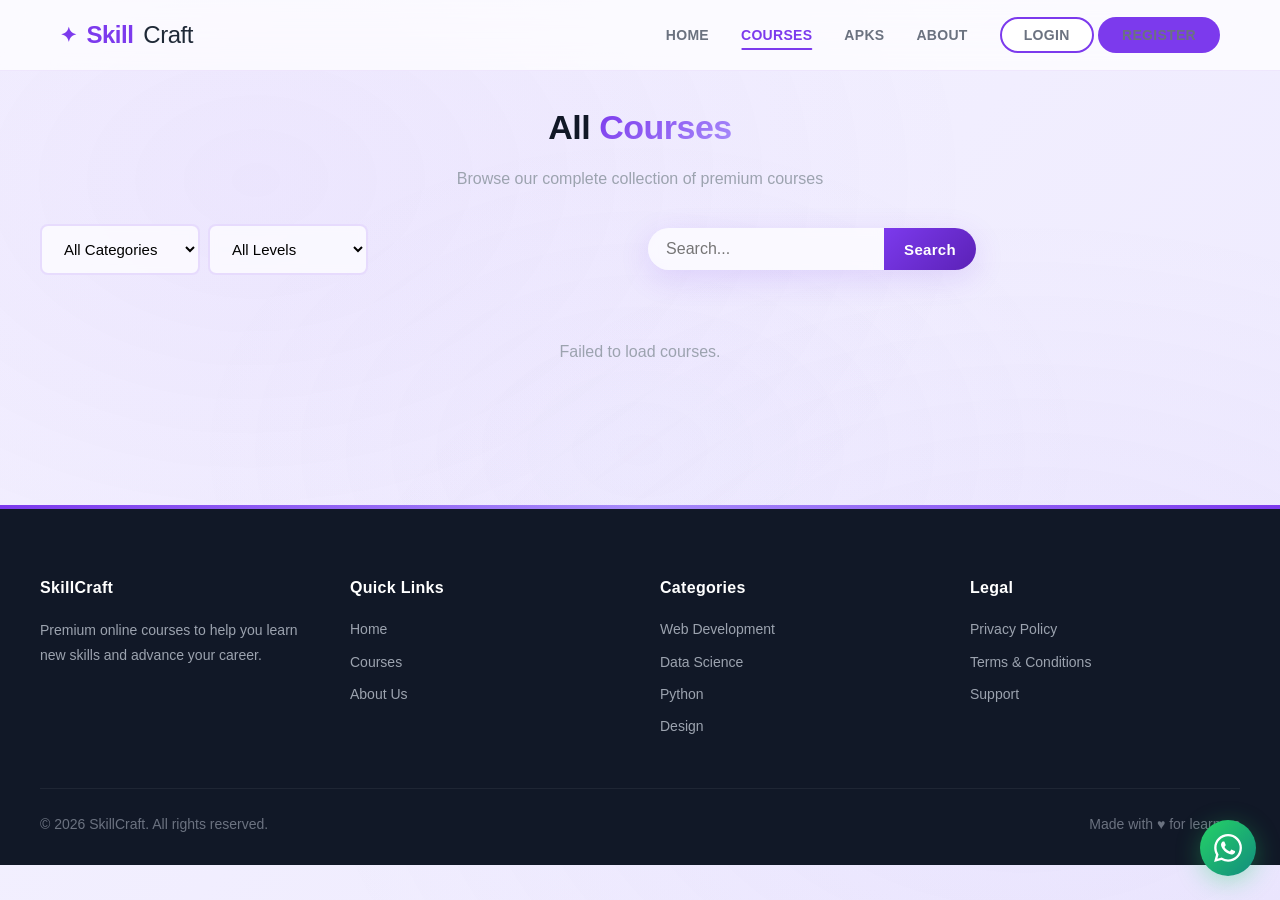
<file: frontend/courses.html>
<!DOCTYPE html>
<html lang="en">
<head>
  <meta charset="UTF-8">
  <meta name="viewport" content="width=device-width, initial-scale=1.0">
  <title>Courses - SkillCraft</title>
  <link rel="stylesheet" href="css/style.css">
</head>
<body>
  <nav class="navbar" id="navbar">
    <div class="container">
      <a href="index.html" class="logo">Skill<span>Craft</span></a>
      <button class="menu-toggle" id="menuToggle" aria-label="Menu">
        <span></span><span></span><span></span>
      </button>
      <div class="nav-links" id="navLinks">
        <a href="index.html">Home</a>
        <a href="courses.html" class="active">Courses</a>
        <a href="apks.html">APKs</a>
        <a href="about.html">About</a>
        <a href="admin.html" id="adminNavLink" style="display:none;color:var(--primary);font-weight:700;">&#128736; Admin</a>
        <div id="authButtons">
          <a href="login.html" class="btn-login">Login</a>
          <a href="register.html" class="btn-register">Register</a>
        </div>
        <div id="userMenu" style="display:none;">
          <div class="nav-user">
            <span class="user-name" id="userName"></span>
            <a href="dashboard.html" class="btn-login">Dashboard</a>
            <button class="logout-btn" onclick="logout()">Logout</button>
          </div>
        </div>
      </div>
    </div>
  </nav>

  <section class="section" style="padding-top:100px;">
    <div class="container">
      <div class="section-header">
        <h2>All <span>Courses</span></h2>
        <p>Browse our complete collection of premium courses</p>
      </div>

      <div class="flex flex-wrap items-center justify-between mb-24" style="gap:16px;">
        <div class="flex flex-wrap items-center gap-8">
          <select class="form-control" id="categoryFilter" style="width:auto;min-width:160px;" onchange="loadCourses()">
            <option value="">All Categories</option>
          </select>
          <select class="form-control" id="difficultyFilter" style="width:auto;min-width:160px;" onchange="loadCourses()">
            <option value="">All Levels</option>
            <option value="Beginner">Beginner</option>
            <option value="Intermediate">Intermediate</option>
            <option value="Advanced">Advanced</option>
          </select>
        </div>
        <div class="hero-search" style="max-width:360px;">
          <input type="text" id="courseSearch" placeholder="Search..." style="padding:10px 16px;border-radius:50px 0 0 50px;">
          <button style="padding:10px 20px;" onclick="loadCourses()">Search</button>
        </div>
      </div>

      <div class="courses-grid" id="coursesGrid"></div>
      <div class="pagination" id="pagination"></div>
      <div class="text-center mt-32" id="noCourses" style="display:none;">
        <p style="color:var(--gray-400);font-size:18px;">No courses found matching your criteria.</p>
      </div>
    </div>
  </section>

  <footer class="footer">
    <div class="container">
      <div class="footer-grid">
        <div>
          <h3>SkillCraft</h3>
          <p>Premium online courses to help you learn new skills and advance your career.</p>
        </div>
        <div>
          <h3>Quick Links</h3>
          <a href="index.html">Home</a>
          <a href="courses.html">Courses</a>
          <a href="about.html">About Us</a>
        </div>
        <div>
          <h3>Categories</h3>
          <a href="courses.html?category=web-development">Web Development</a>
          <a href="courses.html?category=data-science">Data Science</a>
          <a href="courses.html?category=python">Python</a>
          <a href="courses.html?category=design">Design</a>
        </div>
        <div>
          <h3>Legal</h3>
          <a href="privacy.html">Privacy Policy</a>
          <a href="terms.html">Terms & Conditions</a>
          <a href="about.html">Support</a>
        </div>
      </div>
      <div class="footer-bottom">
        <span>&copy; 2026 SkillCraft. All rights reserved.</span>
        <span>Made with &#9829; for learners</span>
      </div>
    </div>
  </footer>

  <a href="https://wa.me/923097823422?text=Hi%20SkillCraft!%20I%20need%20help%20with" target="_blank" rel="noopener noreferrer" class="whatsapp-float" aria-label="Chat on WhatsApp">
    <svg viewBox="0 0 24 24"><path d="M17.472 14.382c-.297-.149-1.758-.867-2.03-.967-.273-.099-.471-.148-.67.15-.197.297-.767.966-.94 1.164-.173.199-.347.223-.644.075-.297-.15-1.255-.463-2.39-1.475-.883-.788-1.48-1.761-1.653-2.059-.173-.297-.018-.458.13-.606.134-.133.298-.347.446-.52.149-.174.198-.298.298-.497.099-.198.05-.371-.025-.52-.075-.149-.669-1.612-.916-2.207-.242-.579-.487-.5-.669-.51-.173-.008-.371-.01-.57-.01-.198 0-.52.074-.792.372-.272.297-1.04 1.016-1.04 2.479 0 1.462 1.065 2.875 1.213 3.074.149.198 2.096 3.2 5.077 4.487.709.306 1.262.489 1.694.625.712.227 1.36.195 1.871.118.571-.085 1.758-.719 2.006-1.413.248-.694.248-1.289.173-1.413-.074-.124-.272-.198-.57-.347m-5.421 7.403h-.004a9.87 9.87 0 01-5.031-1.378l-.361-.214-3.741.982.998-3.648-.235-.374a9.86 9.86 0 01-1.51-5.26c.001-5.45 4.436-9.884 9.888-9.884 2.64 0 5.122 1.03 6.988 2.898a9.825 9.825 0 012.893 6.994c-.003 5.45-4.437 9.884-9.885 9.884m8.413-18.297A11.815 11.815 0 0012.05 0C5.495 0 .16 5.335.157 11.892c0 2.096.547 4.142 1.588 5.945L.057 24l6.305-1.654a11.882 11.882 0 005.683 1.448h.005c6.554 0 11.89-5.335 11.893-11.893a11.821 11.821 0 00-3.48-8.413z"/></svg>
    <span class="tooltip">Chat on WhatsApp</span>
  </a>
  <div class="toast-container" id="toastContainer"></div>
  <div class="loading-overlay" id="loadingOverlay" style="display:none;"><div class="spinner"></div></div>

  <script src="js/api.js"></script>
  <script src="js/auth.js"></script>
  <script src="js/main.js"></script>
</body>
</html>
</file>
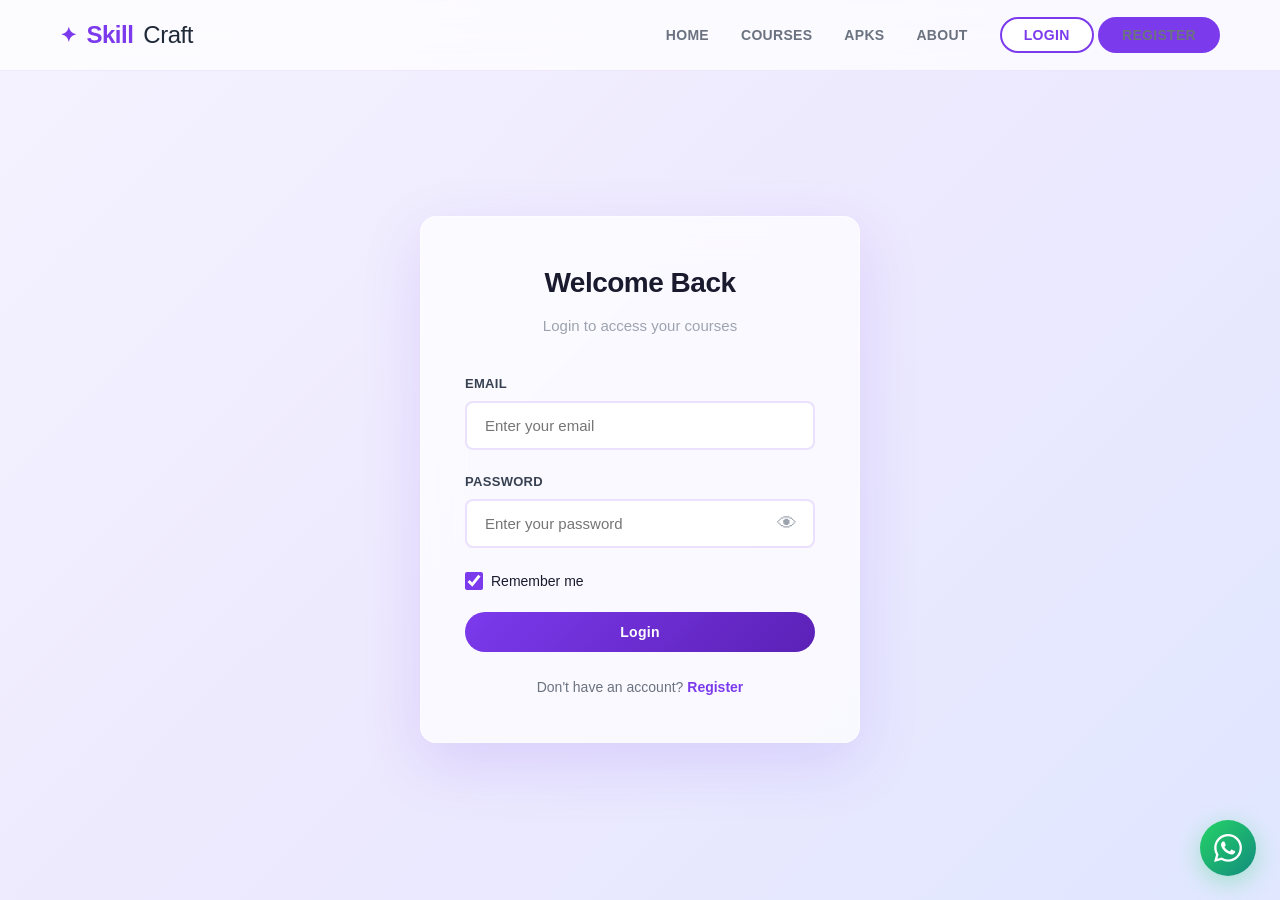
<file: frontend/dashboard.html>
<!DOCTYPE html>
<html lang="en">
<head>
  <meta charset="UTF-8">
  <meta name="viewport" content="width=device-width, initial-scale=1.0">
  <title>Dashboard - SkillCraft</title>
  <link rel="stylesheet" href="css/style.css">
</head>
<body>
  <nav class="navbar" id="navbar">
    <div class="container">
      <a href="index.html" class="logo">Skill<span>Craft</span></a>
      <button class="menu-toggle" id="menuToggle" aria-label="Menu">
        <span></span><span></span><span></span>
      </button>
      <div class="nav-links" id="navLinks">
        <a href="index.html">Home</a>
        <a href="courses.html">Courses</a>
        <a href="apks.html">APKs</a>
        <a href="about.html">About</a>
        <a href="admin.html" id="adminNavLink" style="display:none;color:var(--primary);font-weight:700;">&#128736; Admin</a>
        <div id="userMenu">
          <div class="nav-user">
            <span class="user-name" id="userName"></span>
            <a href="dashboard.html" class="btn-login active">Dashboard</a>
            <button class="logout-btn" onclick="logout()">Logout</button>
          </div>
        </div>
        <div id="authButtons" style="display:none;">
          <a href="login.html" class="btn-login">Login</a>
          <a href="register.html" class="btn-register">Register</a>
        </div>
      </div>
    </div>
  </nav>

  <section class="dashboard-page">
    <div class="container">
      <div class="dashboard-header">
        <h1>Welcome, <span id="dashboardUserName">User</span></h1>
        <p><span id="dashboardUserRole">Student</span> &mdash; Manage your purchased courses</p>
      </div>

      <div class="dashboard-tabs">
        <button class="dashboard-tab active" onclick="switchDashboardTab('purchased', this)">My Courses</button>
        <button class="dashboard-tab" onclick="switchDashboardTab('apks', this)">My APKs</button>
        <button class="dashboard-tab" onclick="switchDashboardTab('pending', this)">Pending</button>
        <button class="dashboard-tab" onclick="switchDashboardTab('rejected', this)">Rejected</button>
      </div>

      <div id="purchasedSection">
        <div id="purchasedCourses"></div>
      </div>

      <div id="apkSection" style="display:none;">
        <div id="purchasedApks"></div>
      </div>

      <div id="pendingSection" style="display:none;">
        <div id="pendingOrders"></div>
      </div>

      <div id="rejectedSection" style="display:none;">
        <div id="rejectedOrders"></div>
      </div>
    </div>
  </section>

  <a href="https://wa.me/923097823422?text=Hi%20SkillCraft!%20I%20need%20help%20with" target="_blank" rel="noopener noreferrer" class="whatsapp-float" aria-label="Chat on WhatsApp">
    <svg viewBox="0 0 24 24"><path d="M17.472 14.382c-.297-.149-1.758-.867-2.03-.967-.273-.099-.471-.148-.67.15-.197.297-.767.966-.94 1.164-.173.199-.347.223-.644.075-.297-.15-1.255-.463-2.39-1.475-.883-.788-1.48-1.761-1.653-2.059-.173-.297-.018-.458.13-.606.134-.133.298-.347.446-.52.149-.174.198-.298.298-.497.099-.198.05-.371-.025-.52-.075-.149-.669-1.612-.916-2.207-.242-.579-.487-.5-.669-.51-.173-.008-.371-.01-.57-.01-.198 0-.52.074-.792.372-.272.297-1.04 1.016-1.04 2.479 0 1.462 1.065 2.875 1.213 3.074.149.198 2.096 3.2 5.077 4.487.709.306 1.262.489 1.694.625.712.227 1.36.195 1.871.118.571-.085 1.758-.719 2.006-1.413.248-.694.248-1.289.173-1.413-.074-.124-.272-.198-.57-.347m-5.421 7.403h-.004a9.87 9.87 0 01-5.031-1.378l-.361-.214-3.741.982.998-3.648-.235-.374a9.86 9.86 0 01-1.51-5.26c.001-5.45 4.436-9.884 9.888-9.884 2.64 0 5.122 1.03 6.988 2.898a9.825 9.825 0 012.893 6.994c-.003 5.45-4.437 9.884-9.885 9.884m8.413-18.297A11.815 11.815 0 0012.05 0C5.495 0 .16 5.335.157 11.892c0 2.096.547 4.142 1.588 5.945L.057 24l6.305-1.654a11.882 11.882 0 005.683 1.448h.005c6.554 0 11.89-5.335 11.893-11.893a11.821 11.821 0 00-3.48-8.413z"/></svg>
    <span class="tooltip">Chat on WhatsApp</span>
  </a>
  <div class="toast-container" id="toastContainer"></div>
  <div class="loading-overlay" id="loadingOverlay" style="display:none;"><div class="spinner"></div></div>

  <script src="js/api.js"></script>
  <script src="js/auth.js"></script>
  <script src="js/dashboard.js"></script>
</body>
</html>
</file>
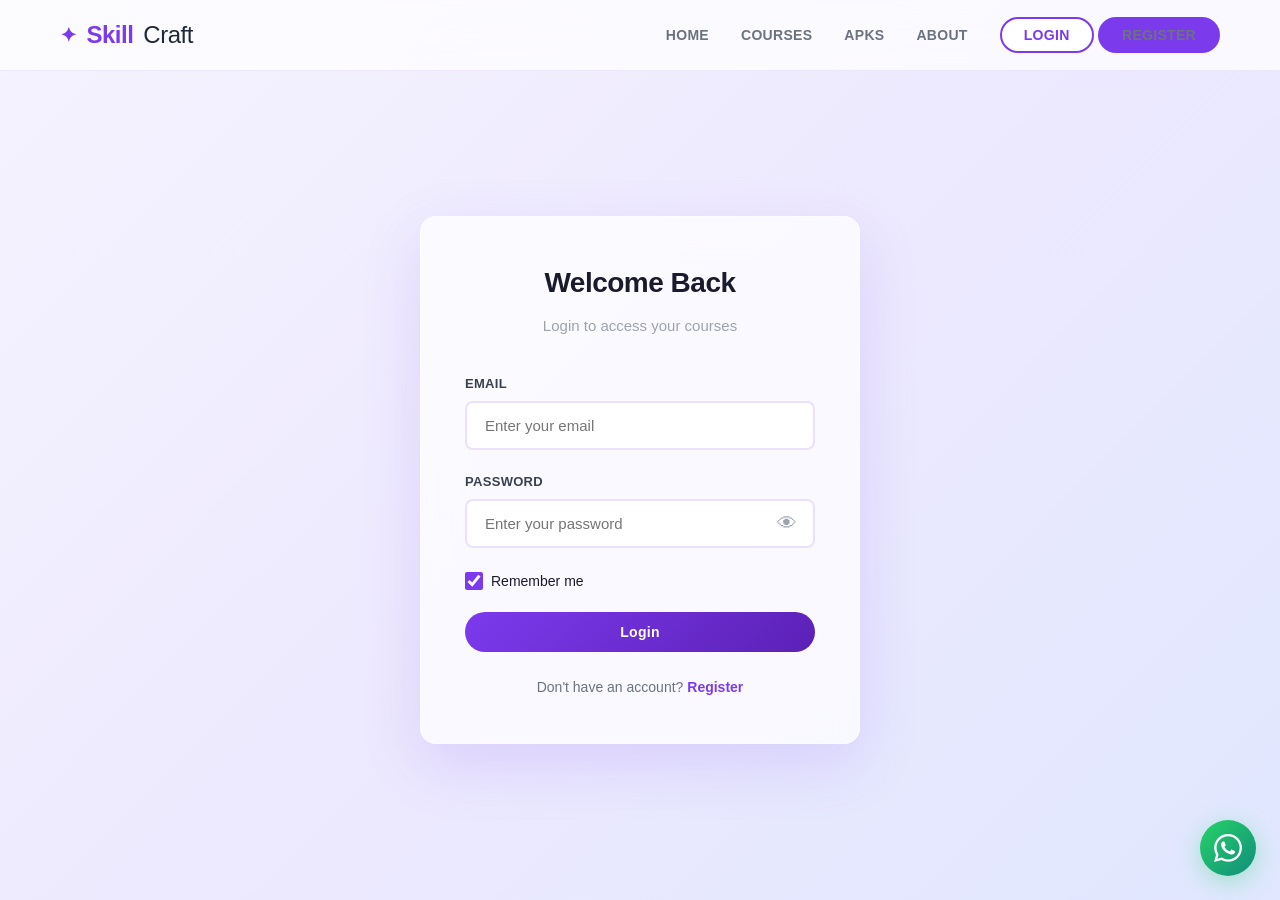
<file: frontend/login.html>
<!DOCTYPE html>
<html lang="en">
<head>
  <meta charset="UTF-8">
  <meta name="viewport" content="width=device-width, initial-scale=1.0">
  <title>Login - SkillCraft</title>
  <link rel="stylesheet" href="css/style.css">
</head>
<body>
  <nav class="navbar" id="navbar">
    <div class="container">
      <a href="index.html" class="logo">Skill<span>Craft</span></a>
      <button class="menu-toggle" id="menuToggle" aria-label="Menu">
        <span></span><span></span><span></span>
      </button>
      <div class="nav-links" id="navLinks">
        <a href="index.html">Home</a>
        <a href="courses.html">Courses</a>
        <a href="apks.html">APKs</a>
        <a href="about.html">About</a>
        <a href="admin.html" id="adminNavLink" style="display:none;color:var(--primary);font-weight:700;">&#128736; Admin</a>
        <div id="authButtons">
          <a href="login.html" class="btn-login active">Login</a>
          <a href="register.html" class="btn-register">Register</a>
        </div>
      </div>
    </div>
  </nav>

  <section class="auth-page">
    <div class="auth-box">
      <h2>Welcome Back</h2>
      <p class="subtitle">Login to access your courses</p>
      <form id="loginForm" onsubmit="handleLogin(event)">
        <div class="form-group">
          <label>Email</label>
          <input type="email" class="form-control" id="loginEmail" required placeholder="Enter your email">
        </div>
        <div class="form-group">
          <label>Password</label>
          <div class="password-wrapper">
            <input type="password" class="form-control" id="loginPassword" required placeholder="Enter your password">
            <button type="button" class="password-toggle" onclick="toggleEye('loginPassword', this)" tabindex="-1">&#128065;</button>
          </div>
        </div>
        <div style="display:flex;align-items:center;margin-bottom:20px;">
          <div class="form-check" style="margin-bottom:0;">
            <input type="checkbox" id="rememberMe" checked>
            <label for="rememberMe" style="font-size:14px;font-weight:400;cursor:pointer;">Remember me</label>
          </div>
        </div>
        <button type="submit" class="btn btn-primary btn-block">Login</button>
      </form>
      <div class="auth-links">
        Don't have an account? <a href="register.html">Register</a>
      </div>
    </div>
  </section>

  <a href="https://wa.me/923097823422?text=Hi%20SkillCraft!%20I%20need%20help%20with" target="_blank" rel="noopener noreferrer" class="whatsapp-float" aria-label="Chat on WhatsApp">
    <svg viewBox="0 0 24 24"><path d="M17.472 14.382c-.297-.149-1.758-.867-2.03-.967-.273-.099-.471-.148-.67.15-.197.297-.767.966-.94 1.164-.173.199-.347.223-.644.075-.297-.15-1.255-.463-2.39-1.475-.883-.788-1.48-1.761-1.653-2.059-.173-.297-.018-.458.13-.606.134-.133.298-.347.446-.52.149-.174.198-.298.298-.497.099-.198.05-.371-.025-.52-.075-.149-.669-1.612-.916-2.207-.242-.579-.487-.5-.669-.51-.173-.008-.371-.01-.57-.01-.198 0-.52.074-.792.372-.272.297-1.04 1.016-1.04 2.479 0 1.462 1.065 2.875 1.213 3.074.149.198 2.096 3.2 5.077 4.487.709.306 1.262.489 1.694.625.712.227 1.36.195 1.871.118.571-.085 1.758-.719 2.006-1.413.248-.694.248-1.289.173-1.413-.074-.124-.272-.198-.57-.347m-5.421 7.403h-.004a9.87 9.87 0 01-5.031-1.378l-.361-.214-3.741.982.998-3.648-.235-.374a9.86 9.86 0 01-1.51-5.26c.001-5.45 4.436-9.884 9.888-9.884 2.64 0 5.122 1.03 6.988 2.898a9.825 9.825 0 012.893 6.994c-.003 5.45-4.437 9.884-9.885 9.884m8.413-18.297A11.815 11.815 0 0012.05 0C5.495 0 .16 5.335.157 11.892c0 2.096.547 4.142 1.588 5.945L.057 24l6.305-1.654a11.882 11.882 0 005.683 1.448h.005c6.554 0 11.89-5.335 11.893-11.893a11.821 11.821 0 00-3.48-8.413z"/></svg>
    <span class="tooltip">Chat on WhatsApp</span>
  </a>
  <div class="toast-container" id="toastContainer"></div>
  <div class="loading-overlay" id="loadingOverlay" style="display:none;"><div class="spinner"></div></div>

  <script src="js/api.js"></script>
  <script src="js/auth.js"></script>
</body>
</html>
</file>
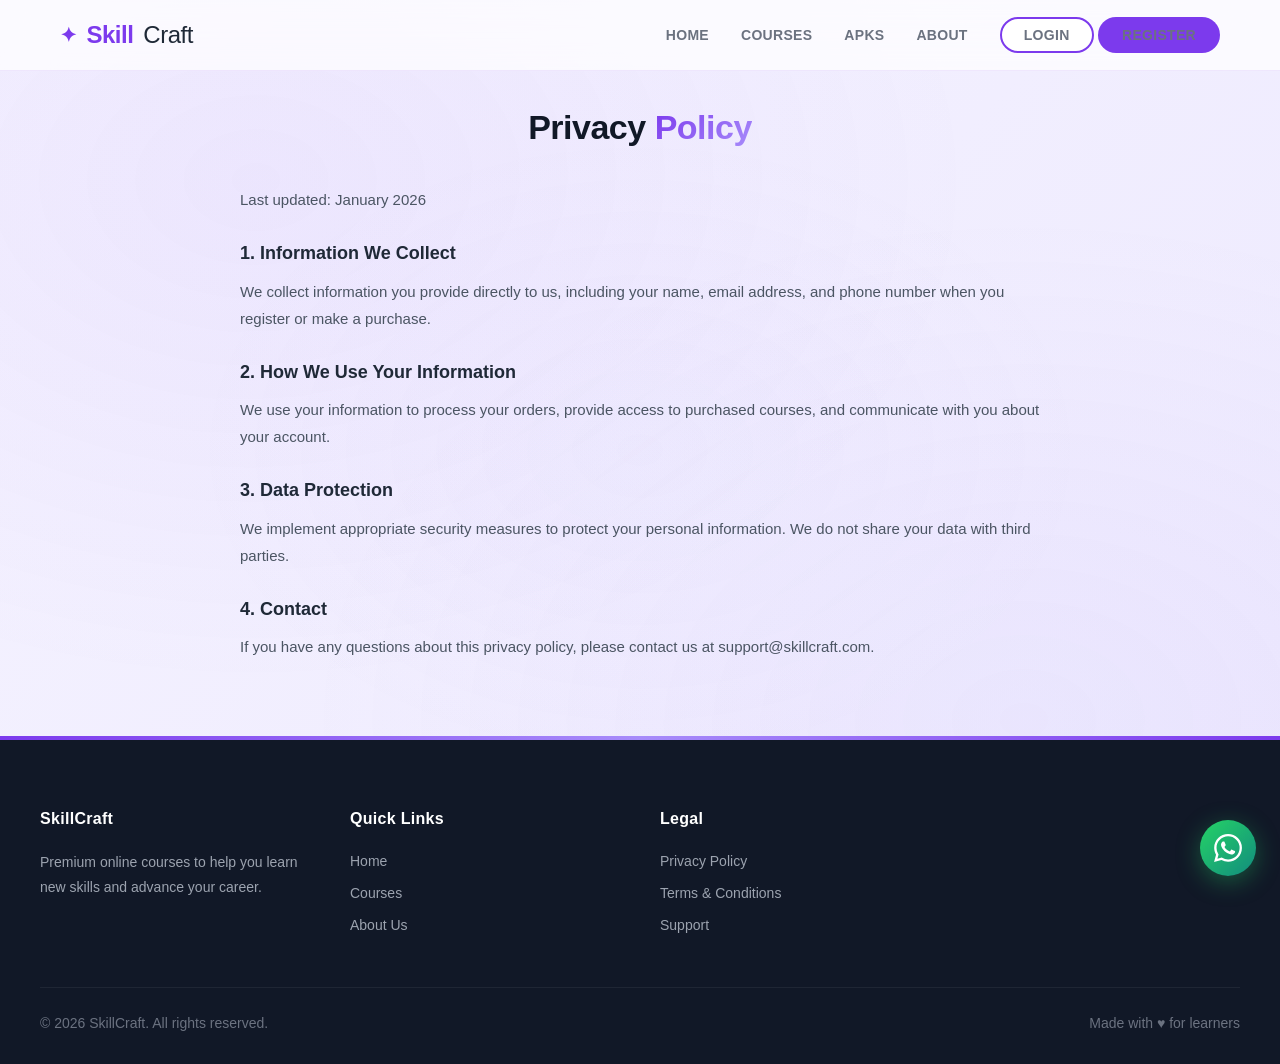
<file: frontend/privacy.html>
<!DOCTYPE html>
<html lang="en">
<head>
  <meta charset="UTF-8">
  <meta name="viewport" content="width=device-width, initial-scale=1.0">
  <title>Privacy Policy - SkillCraft</title>
  <link rel="stylesheet" href="css/style.css">
</head>
<body>
  <nav class="navbar" id="navbar">
    <div class="container">
      <a href="index.html" class="logo">Skill<span>Craft</span></a>
      <button class="menu-toggle" id="menuToggle" aria-label="Menu">
        <span></span><span></span><span></span>
      </button>
      <div class="nav-links" id="navLinks">
        <a href="index.html">Home</a>
        <a href="courses.html">Courses</a>
        <a href="apks.html">APKs</a>
        <a href="about.html">About</a>
        <a href="admin.html" id="adminNavLink" style="display:none;color:var(--primary);font-weight:700;">&#128736; Admin</a>
        <div id="authButtons">
          <a href="login.html" class="btn-login">Login</a>
          <a href="register.html" class="btn-register">Register</a>
        </div>
        <div id="userMenu" style="display:none;">
          <div class="nav-user">
            <span class="user-name" id="userName"></span>
            <a href="dashboard.html" class="btn-login">Dashboard</a>
            <button class="logout-btn" onclick="logout()">Logout</button>
          </div>
        </div>
      </div>
    </div>
  </nav>

  <section class="section" style="padding-top:100px;">
    <div class="container" style="max-width:800px;">
      <div class="section-header">
        <h2>Privacy <span>Policy</span></h2>
      </div>
      <div style="color:var(--gray-600);line-height:1.8;font-size:15px;">
        <p style="margin-bottom:16px;">Last updated: January 2026</p>
        <h3 style="color:var(--gray-800);margin:24px 0 8px;font-size:18px;">1. Information We Collect</h3>
        <p style="margin-bottom:16px;">We collect information you provide directly to us, including your name, email address, and phone number when you register or make a purchase.</p>
        <h3 style="color:var(--gray-800);margin:24px 0 8px;font-size:18px;">2. How We Use Your Information</h3>
        <p style="margin-bottom:16px;">We use your information to process your orders, provide access to purchased courses, and communicate with you about your account.</p>
        <h3 style="color:var(--gray-800);margin:24px 0 8px;font-size:18px;">3. Data Protection</h3>
        <p style="margin-bottom:16px;">We implement appropriate security measures to protect your personal information. We do not share your data with third parties.</p>
        <h3 style="color:var(--gray-800);margin:24px 0 8px;font-size:18px;">4. Contact</h3>
        <p style="margin-bottom:16px;">If you have any questions about this privacy policy, please contact us at support@skillcraft.com.</p>
      </div>
    </div>
  </section>

  <footer class="footer">
    <div class="container">
      <div class="footer-grid">
        <div>
          <h3>SkillCraft</h3>
          <p>Premium online courses to help you learn new skills and advance your career.</p>
        </div>
        <div>
          <h3>Quick Links</h3>
          <a href="index.html">Home</a>
          <a href="courses.html">Courses</a>
          <a href="about.html">About Us</a>
        </div>
        <div>
          <h3>Legal</h3>
          <a href="privacy.html">Privacy Policy</a>
          <a href="terms.html">Terms & Conditions</a>
          <a href="about.html">Support</a>
        </div>
      </div>
      <div class="footer-bottom">
        <span>&copy; 2026 SkillCraft. All rights reserved.</span>
        <span>Made with &#9829; for learners</span>
      </div>
    </div>
  </footer>

  <a href="https://wa.me/923097823422?text=Hi%20SkillCraft!%20I%20need%20help%20with" target="_blank" rel="noopener noreferrer" class="whatsapp-float" aria-label="Chat on WhatsApp">
    <svg viewBox="0 0 24 24"><path d="M17.472 14.382c-.297-.149-1.758-.867-2.03-.967-.273-.099-.471-.148-.67.15-.197.297-.767.966-.94 1.164-.173.199-.347.223-.644.075-.297-.15-1.255-.463-2.39-1.475-.883-.788-1.48-1.761-1.653-2.059-.173-.297-.018-.458.13-.606.134-.133.298-.347.446-.52.149-.174.198-.298.298-.497.099-.198.05-.371-.025-.52-.075-.149-.669-1.612-.916-2.207-.242-.579-.487-.5-.669-.51-.173-.008-.371-.01-.57-.01-.198 0-.52.074-.792.372-.272.297-1.04 1.016-1.04 2.479 0 1.462 1.065 2.875 1.213 3.074.149.198 2.096 3.2 5.077 4.487.709.306 1.262.489 1.694.625.712.227 1.36.195 1.871.118.571-.085 1.758-.719 2.006-1.413.248-.694.248-1.289.173-1.413-.074-.124-.272-.198-.57-.347m-5.421 7.403h-.004a9.87 9.87 0 01-5.031-1.378l-.361-.214-3.741.982.998-3.648-.235-.374a9.86 9.86 0 01-1.51-5.26c.001-5.45 4.436-9.884 9.888-9.884 2.64 0 5.122 1.03 6.988 2.898a9.825 9.825 0 012.893 6.994c-.003 5.45-4.437 9.884-9.885 9.884m8.413-18.297A11.815 11.815 0 0012.05 0C5.495 0 .16 5.335.157 11.892c0 2.096.547 4.142 1.588 5.945L.057 24l6.305-1.654a11.882 11.882 0 005.683 1.448h.005c6.554 0 11.89-5.335 11.893-11.893a11.821 11.821 0 00-3.48-8.413z"/></svg>
    <span class="tooltip">Chat on WhatsApp</span>
  </a>
  <div class="toast-container" id="toastContainer"></div>
  <div class="loading-overlay" id="loadingOverlay" style="display:none;"><div class="spinner"></div></div>

  <script src="js/api.js"></script>
  <script src="js/auth.js"></script>
</body>
</html>
</file>
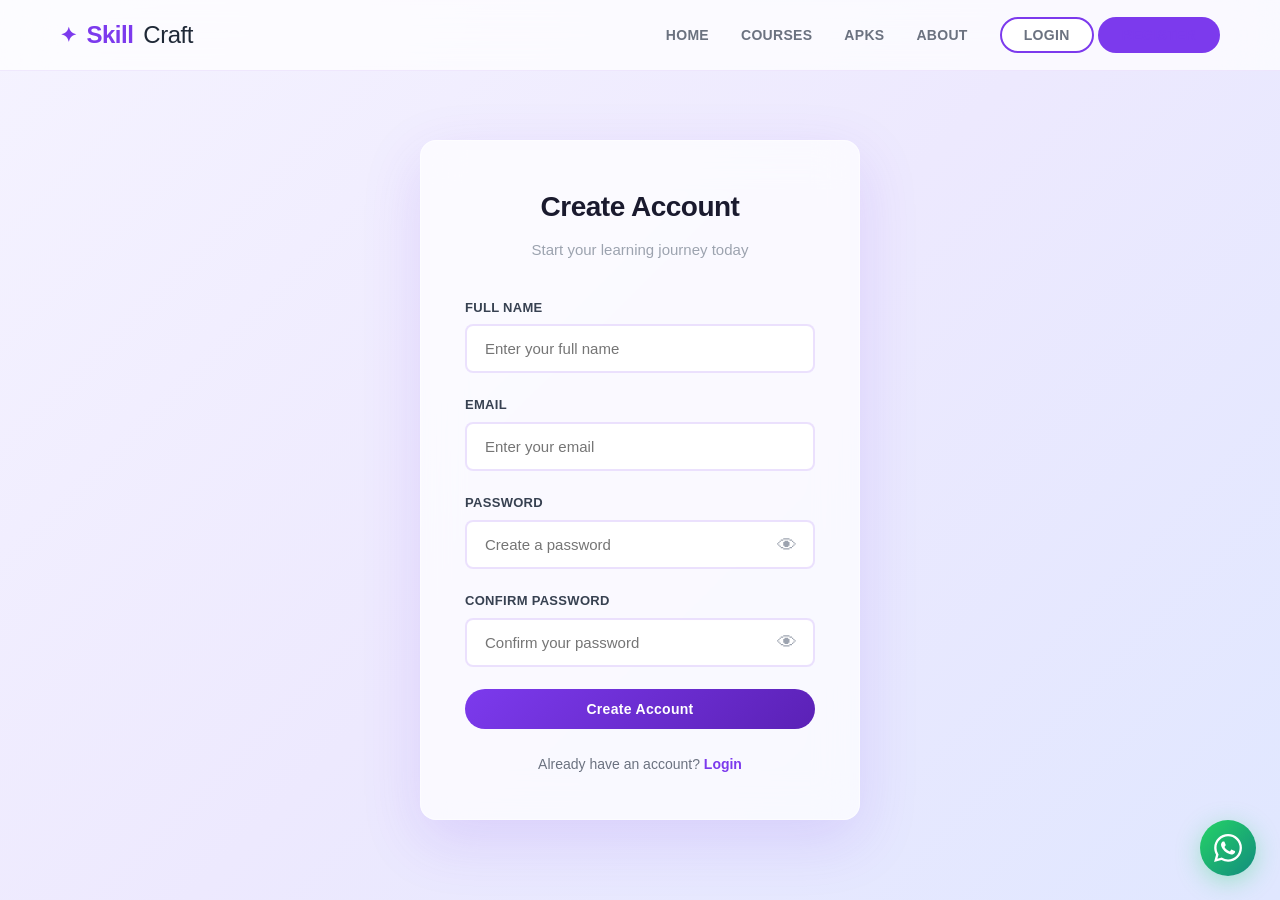
<file: frontend/register.html>
<!DOCTYPE html>
<html lang="en">
<head>
  <meta charset="UTF-8">
  <meta name="viewport" content="width=device-width, initial-scale=1.0">
  <title>Register - SkillCraft</title>
  <link rel="stylesheet" href="css/style.css">
</head>
<body>
  <nav class="navbar" id="navbar">
    <div class="container">
      <a href="index.html" class="logo">Skill<span>Craft</span></a>
      <button class="menu-toggle" id="menuToggle" aria-label="Menu">
        <span></span><span></span><span></span>
      </button>
      <div class="nav-links" id="navLinks">
        <a href="index.html">Home</a>
        <a href="courses.html">Courses</a>
        <a href="apks.html">APKs</a>
        <a href="about.html">About</a>
        <a href="admin.html" id="adminNavLink" style="display:none;color:var(--primary);font-weight:700;">&#128736; Admin</a>
        <div id="authButtons">
          <a href="login.html" class="btn-login">Login</a>
          <a href="register.html" class="btn-register active">Register</a>
        </div>
      </div>
    </div>
  </nav>

  <section class="auth-page">
    <div class="auth-box">
      <h2>Create Account</h2>
      <p class="subtitle">Start your learning journey today</p>
      <form id="registerForm" onsubmit="handleRegister(event)">
        <div class="form-group">
          <label>Full Name</label>
          <input type="text" class="form-control" id="regName" required placeholder="Enter your full name">
        </div>
        <div class="form-group">
          <label>Email</label>
          <input type="email" class="form-control" id="regEmail" required placeholder="Enter your email">
        </div>
        <div class="form-group">
          <label>Password</label>
          <div class="password-wrapper">
            <input type="password" class="form-control" id="regPassword" required placeholder="Create a password" minlength="6">
            <button type="button" class="password-toggle" onclick="toggleEye('regPassword', this)" tabindex="-1">&#128065;</button>
          </div>
        </div>
        <div class="form-group">
          <label>Confirm Password</label>
          <div class="password-wrapper">
            <input type="password" class="form-control" id="regConfirmPassword" required placeholder="Confirm your password" minlength="6">
            <button type="button" class="password-toggle" onclick="toggleEye('regConfirmPassword', this)" tabindex="-1">&#128065;</button>
          </div>
        </div>
        <button type="submit" class="btn btn-primary btn-block">Create Account</button>
      </form>
      <div class="auth-links">
        Already have an account? <a href="login.html">Login</a>
      </div>
    </div>
  </section>

  <a href="https://wa.me/923097823422?text=Hi%20SkillCraft!%20I%20need%20help%20with" target="_blank" rel="noopener noreferrer" class="whatsapp-float" aria-label="Chat on WhatsApp">
    <svg viewBox="0 0 24 24"><path d="M17.472 14.382c-.297-.149-1.758-.867-2.03-.967-.273-.099-.471-.148-.67.15-.197.297-.767.966-.94 1.164-.173.199-.347.223-.644.075-.297-.15-1.255-.463-2.39-1.475-.883-.788-1.48-1.761-1.653-2.059-.173-.297-.018-.458.13-.606.134-.133.298-.347.446-.52.149-.174.198-.298.298-.497.099-.198.05-.371-.025-.52-.075-.149-.669-1.612-.916-2.207-.242-.579-.487-.5-.669-.51-.173-.008-.371-.01-.57-.01-.198 0-.52.074-.792.372-.272.297-1.04 1.016-1.04 2.479 0 1.462 1.065 2.875 1.213 3.074.149.198 2.096 3.2 5.077 4.487.709.306 1.262.489 1.694.625.712.227 1.36.195 1.871.118.571-.085 1.758-.719 2.006-1.413.248-.694.248-1.289.173-1.413-.074-.124-.272-.198-.57-.347m-5.421 7.403h-.004a9.87 9.87 0 01-5.031-1.378l-.361-.214-3.741.982.998-3.648-.235-.374a9.86 9.86 0 01-1.51-5.26c.001-5.45 4.436-9.884 9.888-9.884 2.64 0 5.122 1.03 6.988 2.898a9.825 9.825 0 012.893 6.994c-.003 5.45-4.437 9.884-9.885 9.884m8.413-18.297A11.815 11.815 0 0012.05 0C5.495 0 .16 5.335.157 11.892c0 2.096.547 4.142 1.588 5.945L.057 24l6.305-1.654a11.882 11.882 0 005.683 1.448h.005c6.554 0 11.89-5.335 11.893-11.893a11.821 11.821 0 00-3.48-8.413z"/></svg>
    <span class="tooltip">Chat on WhatsApp</span>
  </a>
  <div class="toast-container" id="toastContainer"></div>
  <div class="loading-overlay" id="loadingOverlay" style="display:none;"><div class="spinner"></div></div>

  <script src="js/api.js"></script>
  <script src="js/auth.js"></script>
</body>
</html>
</file>
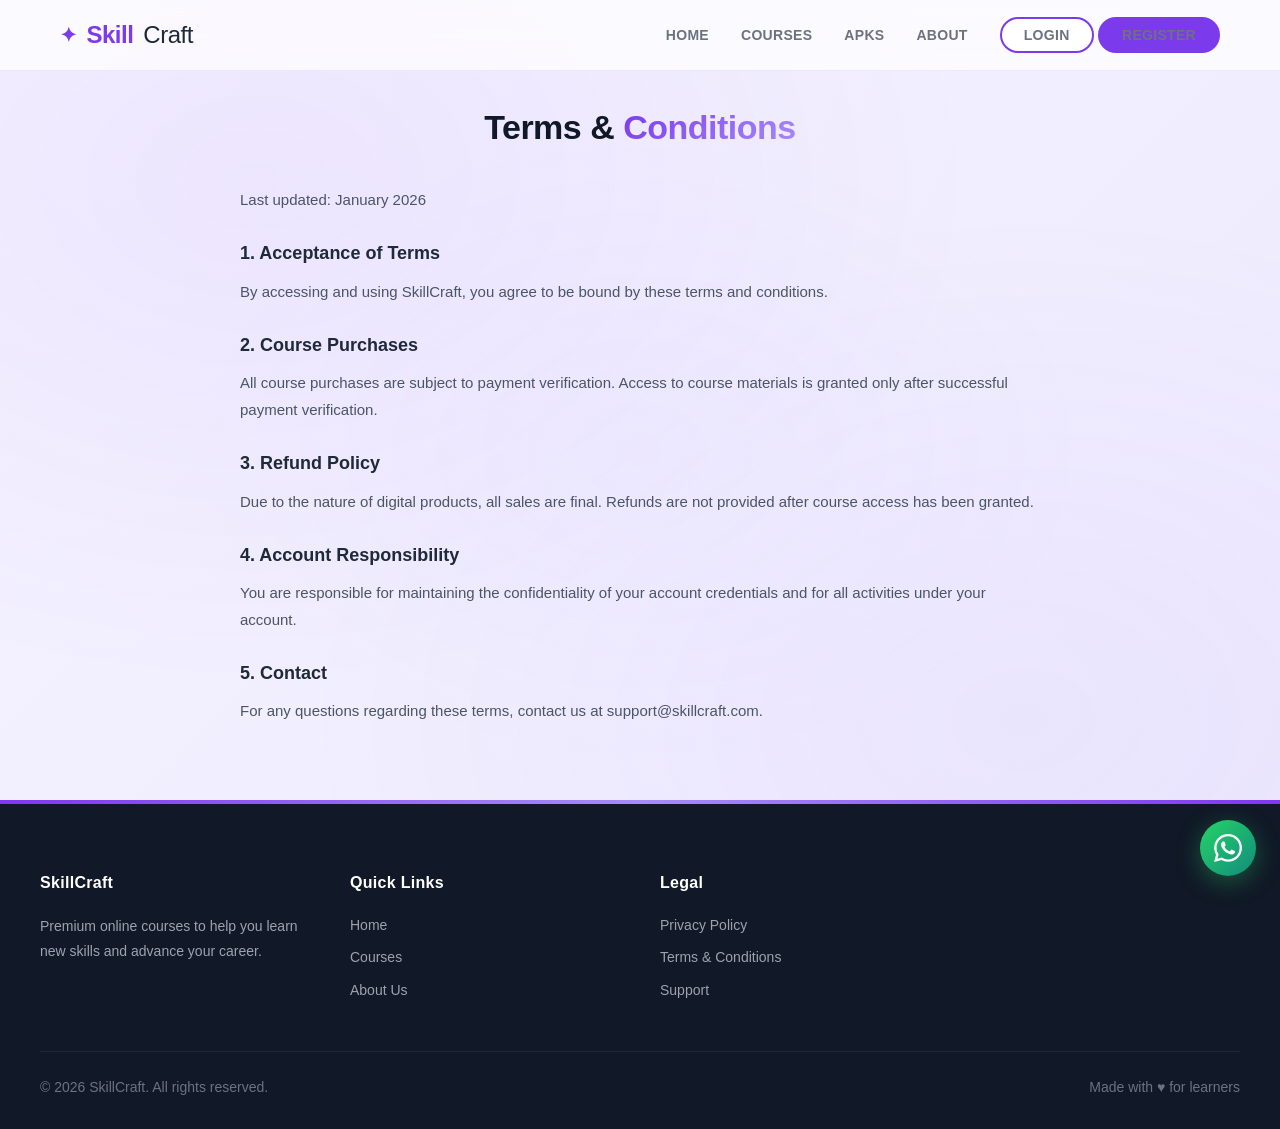
<file: frontend/terms.html>
<!DOCTYPE html>
<html lang="en">
<head>
  <meta charset="UTF-8">
  <meta name="viewport" content="width=device-width, initial-scale=1.0">
  <title>Terms & Conditions - SkillCraft</title>
  <link rel="stylesheet" href="css/style.css">
</head>
<body>
  <nav class="navbar" id="navbar">
    <div class="container">
      <a href="index.html" class="logo">Skill<span>Craft</span></a>
      <button class="menu-toggle" id="menuToggle" aria-label="Menu">
        <span></span><span></span><span></span>
      </button>
      <div class="nav-links" id="navLinks">
        <a href="index.html">Home</a>
        <a href="courses.html">Courses</a>
        <a href="apks.html">APKs</a>
        <a href="about.html">About</a>
        <a href="admin.html" id="adminNavLink" style="display:none;color:var(--primary);font-weight:700;">&#128736; Admin</a>
        <div id="authButtons">
          <a href="login.html" class="btn-login">Login</a>
          <a href="register.html" class="btn-register">Register</a>
        </div>
        <div id="userMenu" style="display:none;">
          <div class="nav-user">
            <span class="user-name" id="userName"></span>
            <a href="dashboard.html" class="btn-login">Dashboard</a>
            <button class="logout-btn" onclick="logout()">Logout</button>
          </div>
        </div>
      </div>
    </div>
  </nav>

  <section class="section" style="padding-top:100px;">
    <div class="container" style="max-width:800px;">
      <div class="section-header">
        <h2>Terms & <span>Conditions</span></h2>
      </div>
      <div style="color:var(--gray-600);line-height:1.8;font-size:15px;">
        <p style="margin-bottom:16px;">Last updated: January 2026</p>
        <h3 style="color:var(--gray-800);margin:24px 0 8px;font-size:18px;">1. Acceptance of Terms</h3>
        <p style="margin-bottom:16px;">By accessing and using SkillCraft, you agree to be bound by these terms and conditions.</p>
        <h3 style="color:var(--gray-800);margin:24px 0 8px;font-size:18px;">2. Course Purchases</h3>
        <p style="margin-bottom:16px;">All course purchases are subject to payment verification. Access to course materials is granted only after successful payment verification.</p>
        <h3 style="color:var(--gray-800);margin:24px 0 8px;font-size:18px;">3. Refund Policy</h3>
        <p style="margin-bottom:16px;">Due to the nature of digital products, all sales are final. Refunds are not provided after course access has been granted.</p>
        <h3 style="color:var(--gray-800);margin:24px 0 8px;font-size:18px;">4. Account Responsibility</h3>
        <p style="margin-bottom:16px;">You are responsible for maintaining the confidentiality of your account credentials and for all activities under your account.</p>
        <h3 style="color:var(--gray-800);margin:24px 0 8px;font-size:18px;">5. Contact</h3>
        <p style="margin-bottom:16px;">For any questions regarding these terms, contact us at support@skillcraft.com.</p>
      </div>
    </div>
  </section>

  <footer class="footer">
    <div class="container">
      <div class="footer-grid">
        <div>
          <h3>SkillCraft</h3>
          <p>Premium online courses to help you learn new skills and advance your career.</p>
        </div>
        <div>
          <h3>Quick Links</h3>
          <a href="index.html">Home</a>
          <a href="courses.html">Courses</a>
          <a href="about.html">About Us</a>
        </div>
        <div>
          <h3>Legal</h3>
          <a href="privacy.html">Privacy Policy</a>
          <a href="terms.html">Terms & Conditions</a>
          <a href="about.html">Support</a>
        </div>
      </div>
      <div class="footer-bottom">
        <span>&copy; 2026 SkillCraft. All rights reserved.</span>
        <span>Made with &#9829; for learners</span>
      </div>
    </div>
  </footer>

  <a href="https://wa.me/923097823422?text=Hi%20SkillCraft!%20I%20need%20help%20with" target="_blank" rel="noopener noreferrer" class="whatsapp-float" aria-label="Chat on WhatsApp">
    <svg viewBox="0 0 24 24"><path d="M17.472 14.382c-.297-.149-1.758-.867-2.03-.967-.273-.099-.471-.148-.67.15-.197.297-.767.966-.94 1.164-.173.199-.347.223-.644.075-.297-.15-1.255-.463-2.39-1.475-.883-.788-1.48-1.761-1.653-2.059-.173-.297-.018-.458.13-.606.134-.133.298-.347.446-.52.149-.174.198-.298.298-.497.099-.198.05-.371-.025-.52-.075-.149-.669-1.612-.916-2.207-.242-.579-.487-.5-.669-.51-.173-.008-.371-.01-.57-.01-.198 0-.52.074-.792.372-.272.297-1.04 1.016-1.04 2.479 0 1.462 1.065 2.875 1.213 3.074.149.198 2.096 3.2 5.077 4.487.709.306 1.262.489 1.694.625.712.227 1.36.195 1.871.118.571-.085 1.758-.719 2.006-1.413.248-.694.248-1.289.173-1.413-.074-.124-.272-.198-.57-.347m-5.421 7.403h-.004a9.87 9.87 0 01-5.031-1.378l-.361-.214-3.741.982.998-3.648-.235-.374a9.86 9.86 0 01-1.51-5.26c.001-5.45 4.436-9.884 9.888-9.884 2.64 0 5.122 1.03 6.988 2.898a9.825 9.825 0 012.893 6.994c-.003 5.45-4.437 9.884-9.885 9.884m8.413-18.297A11.815 11.815 0 0012.05 0C5.495 0 .16 5.335.157 11.892c0 2.096.547 4.142 1.588 5.945L.057 24l6.305-1.654a11.882 11.882 0 005.683 1.448h.005c6.554 0 11.89-5.335 11.893-11.893a11.821 11.821 0 00-3.48-8.413z"/></svg>
    <span class="tooltip">Chat on WhatsApp</span>
  </a>
  <div class="toast-container" id="toastContainer"></div>
  <div class="loading-overlay" id="loadingOverlay" style="display:none;"><div class="spinner"></div></div>

  <script src="js/api.js"></script>
  <script src="js/auth.js"></script>
</body>
</html>
</file>
<file: frontend/css/style.css>
/* ===== RESET & BASE ===== */
*, *::before, *::after { margin: 0; padding: 0; box-sizing: border-box; }
html { scroll-behavior: smooth; }
body {
  font-family: 'Segoe UI', Tahoma, Geneva, Verdana, sans-serif;
  background: linear-gradient(135deg, #f5f3ff 0%, #ede9fe 25%, #e0e7ff 50%, #f0f0ff 75%, #f5f3ff 100%);
  background-attachment: fixed;
  background-size: 400% 400%;
  animation: bgFloat 20s ease infinite;
  color: #1a1a2e;
  line-height: 1.6;
  overflow-x: hidden;
  min-height: 100vh;
}
@keyframes bgFloat {
  0% { background-position: 0% 50%; }
  25% { background-position: 100% 0%; }
  50% { background-position: 100% 100%; }
  75% { background-position: 0% 100%; }
  100% { background-position: 0% 50%; }
}
body::before {
  content: ''; position: fixed; inset: 0; z-index: -1;
  background:
    radial-gradient(ellipse at 20% 20%, rgba(124,58,237,.06) 0%, transparent 50%),
    radial-gradient(ellipse at 80% 80%, rgba(167,139,250,.06) 0%, transparent 50%),
    radial-gradient(ellipse at 50% 50%, rgba(196,181,253,.04) 0%, transparent 50%);
  pointer-events: none;
}
a { text-decoration: none; color: inherit; }
ul { list-style: none; }
img { max-width: 100%; display: block; }
button { cursor: pointer; border: none; outline: none; font-family: inherit; }
input, textarea, select { font-family: inherit; outline: none; }

/* ===== GLASS UTILITY ===== */
.glass {
  background: rgba(255,255,255,.65);
  backdrop-filter: blur(16px);
  -webkit-backdrop-filter: blur(16px);
  border: 1px solid rgba(255,255,255,.4);
  box-shadow: 0 8px 32px rgba(124,58,237,.08);
}
.glass-strong {
  background: rgba(255,255,255,.78);
  backdrop-filter: blur(20px);
  -webkit-backdrop-filter: blur(20px);
  border: 1px solid rgba(255,255,255,.5);
  box-shadow: 0 8px 32px rgba(124,58,237,.1);
}

/* ===== VARIABLES ===== */
:root {
  --primary: #7c3aed;
  --primary-light: #a78bfa;
  --primary-dark: #5b21b6;
  --primary-glow: rgba(124,58,237,.25);
  --primary-bg: #f5f3ff;
  --accent: #f59e0b;
  --gray-50: #f9fafb;
  --gray-100: #f3f4f6;
  --gray-200: #e5e7eb;
  --gray-300: #d1d5db;
  --gray-400: #9ca3af;
  --gray-500: #6b7280;
  --gray-600: #4b5563;
  --gray-700: #374151;
  --gray-800: #1f2937;
  --gray-900: #111827;
  --danger: #ef4444;
  --success: #10b981;
  --warning: #f59e0b;
  --shadow: 0 1px 3px rgba(0,0,0,.1), 0 1px 2px rgba(0,0,0,.06);
  --shadow-md: 0 4px 6px -1px rgba(0,0,0,.1), 0 2px 4px -1px rgba(0,0,0,.06);
  --shadow-lg: 0 10px 15px -3px rgba(0,0,0,.1), 0 4px 6px -2px rgba(0,0,0,.05);
  --shadow-xl: 0 20px 40px -8px rgba(0,0,0,.15);
  --radius: 8px;
  --radius-lg: 12px;
  --radius-xl: 16px;
}

/* ===== SCROLL REVEAL ===== */
.reveal {
  opacity: 0; transform: translateY(40px); transition: opacity .7s ease, transform .7s ease;
}
.reveal.visible { opacity: 1; transform: translateY(0); }
.reveal-delay-1 { transition-delay: .1s; }
.reveal-delay-2 { transition-delay: .2s; }
.reveal-delay-3 { transition-delay: .3s; }
.reveal-delay-4 { transition-delay: .4s; }

/* ===== WHATSAPP FLOATING BUTTON ===== */
.whatsapp-float {
  position: fixed; bottom: 24px; right: 24px; z-index: 999;
  width: 56px; height: 56px; border-radius: 50%;
  background: linear-gradient(135deg, #25d366, #128C7E);
  color: #fff; display: flex; align-items: center; justify-content: center;
  box-shadow: 0 6px 24px rgba(37,211,102,.35);
  transition: all .3s ease; cursor: pointer;
  text-decoration: none;
}
.whatsapp-float:hover {
  transform: scale(1.1); box-shadow: 0 8px 32px rgba(37,211,102,.5);
}
.whatsapp-float svg { width: 28px; height: 28px; fill: #fff; }
.whatsapp-float .tooltip {
  position: absolute; right: 64px; top: 50%; transform: translateY(-50%);
  background: #fff; color: var(--gray-700); padding: 8px 16px;
  border-radius: var(--radius); font-size: 13px; font-weight: 600;
  white-space: nowrap; box-shadow: 0 4px 16px rgba(0,0,0,.12);
  opacity: 0; pointer-events: none; transition: all .3s;
  border: 1px solid var(--gray-200);
}
.whatsapp-float:hover .tooltip { opacity: 1; }
.whatsapp-float .tooltip::after {
  content: ''; position: absolute; right: -6px; top: 50%; transform: translateY(-50%);
  border-left: 6px solid #fff; border-top: 6px solid transparent; border-bottom: 6px solid transparent;
}
@keyframes whatsappPulse { 0%, 100% { box-shadow: 0 6px 24px rgba(37,211,102,.35); } 50% { box-shadow: 0 6px 40px rgba(37,211,102,.55); } }
.whatsapp-float { animation: whatsappPulse 2.5s ease-in-out infinite; }
.whatsapp-float:hover { animation: none; }

/* ===== TOAST ===== */
.toast-container {
  position: fixed; top: 20px; right: 20px; z-index: 9999;
  display: flex; flex-direction: column; gap: 8px;
}
.toast {
  padding: 14px 24px; border-radius: var(--radius); color: #fff;
  font-size: 14px; font-weight: 500; box-shadow: var(--shadow-xl);
  animation: toastIn .4s cubic-bezier(.68,-.55,.265,1.55); min-width: 280px;
}
.toast.success { background: var(--success); }
.toast.error { background: var(--danger); }
.toast.info { background: var(--primary); }
.toast.warning { background: var(--warning); }
@keyframes toastIn { from { transform: translateX(120%) scale(.8); opacity: 0; } to { transform: translateX(0) scale(1); opacity: 1; } }

/* ===== LOADING ===== */
.loading-overlay {
  position: fixed; inset: 0; background: rgba(255,255,255,.6);
  display: flex; align-items: center; justify-content: center; z-index: 9998;
  backdrop-filter: blur(12px); -webkit-backdrop-filter: blur(12px);
}
.spinner {
  width: 44px; height: 44px; border: 4px solid var(--gray-200);
  border-top-color: var(--primary); border-radius: 50%;
  animation: spin .7s cubic-bezier(.68,-.55,.265,1.55) infinite;
}
@keyframes spin { to { transform: rotate(360deg); } }

/* ===== NAVBAR ===== */
.navbar {
  position: fixed; top: 0; left: 0; right: 0; z-index: 1000;
  background: rgba(255,255,255,.72);
  backdrop-filter: blur(24px);
  -webkit-backdrop-filter: blur(24px);
  border-bottom: 1px solid rgba(124,58,237,.1);
  transition: all .3s;
}
.navbar.scrolled {
  box-shadow: 0 4px 30px rgba(124,58,237,.08);
  background: rgba(255,255,255,.85);
}
.navbar .container {
  max-width: 1200px; margin: 0 auto; padding: 0 20px;
  display: flex; align-items: center; justify-content: space-between; height: 70px;
}
.navbar .logo {
  font-size: 24px; font-weight: 900; color: var(--primary);
  display: flex; align-items: center; gap: 10px;
  letter-spacing: -.5px;
}
.navbar .logo::before {
  content: '✦'; font-size: 20px; color: var(--primary);
  animation: logoSpin 6s linear infinite;
}
@keyframes logoSpin {
  0% { transform: rotate(0deg); }
  100% { transform: rotate(360deg); }
}
.navbar .logo span { color: var(--gray-800); font-weight: 300; }
.nav-links { display: flex; align-items: center; gap: 32px; }
.nav-links a {
  font-size: 14px; font-weight: 600; color: var(--gray-500);
  transition: color .2s; position: relative; letter-spacing: .3px;
  text-transform: uppercase;
}
.nav-links a:hover, .nav-links a.active { color: var(--primary); }
.nav-links a::after {
  content: ''; position: absolute; bottom: -4px; left: 50%; transform: translateX(-50%);
  width: 0; height: 2px; background: var(--primary); transition: width .25s;
  border-radius: 2px;
}
.nav-links a:hover::after, .nav-links a.active::after { width: 100%; }
.nav-links .btn-login::after, .nav-links .btn-register::after,
.nav-user .logout-btn::after { display: none !important; }
.btn-login, .btn-register {
  padding: 8px 22px; border-radius: 50px; font-size: 13px; font-weight: 700;
  text-transform: uppercase; letter-spacing: .5px; transition: none;
}
.btn-login { border: 2px solid var(--primary); color: var(--primary); background: #fff; }
.btn-login:hover { background: var(--primary) !important; color: #fff !important; border-color: var(--primary); box-shadow: 0 4px 14px var(--primary-glow); }
.btn-register { background: var(--primary); color: #fff; border: 2px solid transparent; }
.btn-register:hover { background: var(--primary-dark); border-color: var(--primary); color: #fff !important; box-shadow: 0 4px 14px var(--primary-glow); }
.nav-user { display: flex; align-items: center; gap: 12px; }
.nav-user .user-name { font-size: 14px; font-weight: 600; color: var(--gray-700); }
.nav-user .logout-btn {
  padding: 6px 16px; border-radius: 50px; font-size: 12px; font-weight: 700;
  background: #fff; color: var(--gray-500); border: 2px solid var(--gray-200);
  text-transform: uppercase; letter-spacing: .3px; transition: none;
}
.nav-user .logout-btn:hover { background: var(--danger); color: #fff; }
.menu-toggle { display: none; flex-direction: column; gap: 5px; cursor: pointer; background: none; padding: 4px; }
.menu-toggle span { width: 24px; height: 2.5px; background: var(--gray-700); border-radius: 2px; transition: all .3s; border-radius: 4px; }

/* ===== HERO ===== */
.hero {
  padding: 150px 20px 60px;
  background: linear-gradient(135deg, #f5f3ff 0%, #ede9fe 40%, #e0e7ff 70%, #f5f3ff 100%);
  background-size: 400% 400%;
  animation: heroGradient 12s ease infinite;
  text-align: center; position: relative; overflow: hidden;
}
@keyframes heroGradient {
  0% { background-position: 0% 50%; }
  50% { background-position: 100% 50%; }
  100% { background-position: 0% 50%; }
}
.hero::before {
  content: ''; position: absolute; top: -30%; left: -30%; width: 160%; height: 160%;
  background: radial-gradient(circle at 30% 50%, rgba(124,58,237,.08) 0%, transparent 60%),
              radial-gradient(circle at 70% 50%, rgba(167,139,250,.08) 0%, transparent 60%);
  pointer-events: none;
}
.hero::after {
  content: ''; position: absolute; top: 50%; left: 50%; width: 600px; height: 600px;
  background: radial-gradient(circle, rgba(124,58,237,.06) 0%, transparent 70%);
  transform: translate(-50%, -50%); pointer-events: none;
  animation: heroPulse 8s ease-in-out infinite;
}
@keyframes heroPulse {
  0%, 100% { transform: translate(-50%, -50%) scale(1); opacity: .6; }
  50% { transform: translate(-50%, -50%) scale(1.3); opacity: .3; }
}
.hero h1 {
  font-size: clamp(38px, 7vw, 64px); font-weight: 900; color: var(--gray-900);
  margin-bottom: 16px; position: relative; line-height: 1.15;
}
.hero h1 span {
  background: linear-gradient(135deg, var(--primary) 0%, #a78bfa 50%, var(--primary-dark) 100%);
  -webkit-background-clip: text; -webkit-text-fill-color: transparent;
  background-clip: text;
}
.hero .hero-subtitle {
  font-size: 18px; color: var(--gray-500); max-width: 580px; margin: 0 auto 36px;
  position: relative; line-height: 1.7;
}
.hero-search {
  display: flex; max-width: 560px; margin: 0 auto; position: relative;
  box-shadow: 0 8px 30px rgba(124,58,237,.15); border-radius: 60px;
  transition: box-shadow .3s;
}
.hero-search:focus-within { box-shadow: 0 8px 40px rgba(124,58,237,.25); }
.hero-search input {
  flex: 1; padding: 18px 28px; border: 2px solid transparent; border-radius: 60px 0 0 60px;
  font-size: 16px; background: rgba(255,255,255,.7); transition: all .3s;
  backdrop-filter: blur(4px); -webkit-backdrop-filter: blur(4px);
}
.hero-search input:focus { border-color: var(--primary); }
.hero-search button {
  padding: 18px 36px; background: linear-gradient(135deg, var(--primary), var(--primary-dark));
  color: #fff; font-size: 15px; font-weight: 700; border-radius: 0 60px 60px 0;
  transition: all .3s; letter-spacing: .3px; white-space: nowrap;
}
.hero-search button:hover { transform: scale(1.03); box-shadow: 0 4px 20px var(--primary-glow); }
.hero-stats {
  display: flex; justify-content: center; gap: 56px; margin-top: 56px; position: relative;
}
.hero-stats .stat { text-align: center; }
.hero-stats .stat-number {
  font-size: 32px; font-weight: 900; color: var(--primary);
  background: linear-gradient(135deg, var(--primary), var(--primary-light));
  -webkit-background-clip: text; -webkit-text-fill-color: transparent;
  background-clip: text;
}
.hero-stats .stat-label { font-size: 14px; color: var(--gray-500); margin-top: 6px; font-weight: 500; letter-spacing: .2px; }

/* ===== FLOATING DECORATIVE SHAPES ===== */
.hero-shape {
  position: absolute; border-radius: 50%; pointer-events: none; opacity: .12;
  animation: shapeFloat 20s ease-in-out infinite;
}
.hero-shape:nth-child(1) {
  width: 300px; height: 300px; background: var(--primary); top: -80px; left: -60px;
  animation-delay: 0s; animation-duration: 18s;
}
.hero-shape:nth-child(2) {
  width: 200px; height: 200px; background: #a78bfa; bottom: -40px; right: -30px;
  animation-delay: -5s; animation-duration: 22s;
}
.hero-shape:nth-child(3) {
  width: 120px; height: 120px; background: var(--primary-dark); top: 30%; right: 15%;
  animation-delay: -10s; animation-duration: 16s;
}
@keyframes shapeFloat {
  0%, 100% { transform: translate(0,0) rotate(0deg); }
  33% { transform: translate(20px,-30px) rotate(120deg); }
  66% { transform: translate(-20px,10px) rotate(240deg); }
}

/* ===== SECTION ===== */
.section { padding: 60px 20px; position: relative; }
.section .container { max-width: 1200px; margin: 0 auto; }
.section-header { text-align: center; margin-bottom: 32px; }
.section-header h2 {
  font-size: 34px; font-weight: 900; color: var(--gray-900); margin-bottom: 12px;
  letter-spacing: -.5px;
}
.section-header h2 span {
  background: linear-gradient(135deg, var(--primary), var(--primary-light));
  -webkit-background-clip: text; -webkit-text-fill-color: transparent;
  background-clip: text;
}
.section-header p { font-size: 16px; color: var(--gray-400); max-width: 500px; margin: 0 auto; }
.section.bg-light { background: rgba(255,255,255,.3); }
.section.bg-primary-light { background: linear-gradient(135deg, rgba(245,243,255,.5) 0%, rgba(237,233,254,.5) 100%); }

/* ===== COURSE CARDS GRID ===== */
.courses-grid {
  display: grid; grid-template-columns: repeat(auto-fill, minmax(300px, 1fr));
  gap: 20px;
}
.course-card {
  background: rgba(255,255,255,.65); border-radius: var(--radius-xl); overflow: hidden;
  backdrop-filter: blur(12px); -webkit-backdrop-filter: blur(12px);
  box-shadow: 0 8px 32px rgba(124,58,237,.08); transition: all .35s cubic-bezier(.4,0,.2,1);
  border: 1px solid rgba(255,255,255,.4); position: relative;
}
.course-card:hover {
  transform: translateY(-4px);
  box-shadow: 0 12px 40px rgba(124,58,237,.12);
}
.course-card .thumbnail {
  position: relative; height: 180px; overflow: hidden;
}
.course-card .thumbnail img { width: 100%; height: 100%; object-fit: cover; transition: transform .6s ease; }
.course-card:hover .thumbnail img { transform: scale(1.1); }
.course-card .thumbnail::after {
  content: ''; position: absolute; inset: 0;
  background: linear-gradient(to top, rgba(124,58,237,.3) 0%, transparent 50%);
  opacity: 0; transition: opacity .35s;
}
.course-card:hover .thumbnail::after { opacity: 1; }
.course-card .badges { position: absolute; top: 12px; left: 12px; display: flex; gap: 6px; z-index: 2; }
.course-card .badge {
  padding: 3px 12px; border-radius: 20px; font-size: 10px; font-weight: 700;
  text-transform: uppercase; letter-spacing: .8px;
}
.badge-featured { background: rgba(124,58,237,.92); color: #fff; }
.badge-best-seller { background: rgba(245,158,11,.92); color: #fff; }
.price-tag {
  position: absolute; bottom: 12px; right: 12px; z-index: 2;
  background: rgba(255,255,255,.9); backdrop-filter: blur(8px);
  padding: 4px 14px; border-radius: 20px;
  font-size: 15px; font-weight: 800; color: var(--primary);
  box-shadow: 0 2px 10px rgba(0,0,0,.12);
}
.course-card .body { padding: 18px 18px 0; }
.course-card .title {
  font-size: 16px; font-weight: 800; color: var(--gray-900); margin-bottom: 4px;
  line-height: 1.35;
  display: -webkit-box; -webkit-line-clamp: 2; -webkit-box-orient: vertical; overflow: hidden;
}
.course-card .description {
  font-size: 13px; color: var(--gray-400); margin-bottom: 14px; line-height: 1.5;
  display: -webkit-box; -webkit-line-clamp: 2; -webkit-box-orient: vertical; overflow: hidden;
}
.course-card .meta {
  display: flex; flex-wrap: wrap; align-items: center; gap: 10px; margin-bottom: 16px;
  font-size: 12px; color: var(--gray-500);
}
.course-card .meta > * { display: inline-flex; align-items: center; gap: 4px; }
.course-card .meta .difficulty {
  padding: 2px 10px; border-radius: 10px; font-size: 11px; font-weight: 700;
  letter-spacing: .3px;
}
.difficulty-beginner { background: #dcfce7; color: #166534; }
.difficulty-intermediate { background: #fef3c7; color: #92400e; }
.difficulty-advanced { background: #fce7f3; color: #9d174d; }
.course-card .meta .meta-icon { display: inline-flex; align-items: center; gap: 4px; }
.course-card .meta .meta-icon svg { opacity: .5; }
.course-card .rating { color: var(--accent); font-size: 12px; letter-spacing: 1px; }
.course-card .rating span { color: var(--gray-500); font-weight: 600; margin-left: 2px; font-size: 12px; letter-spacing: 0; }
.course-card .footer {
  display: flex; align-items: center; justify-content: space-between; padding: 14px 18px;
  border-top: 1px solid rgba(124,58,237,.08); gap: 8px;
}
.course-card .price { display: flex; align-items: center; gap: 6px; }
.course-card .original-price { font-size: 13px; color: var(--gray-400); text-decoration: line-through; }
.course-card .sale-price { font-size: 18px; font-weight: 900; color: var(--primary); }
.course-card .buy-btn {
  padding: 7px 20px; background: linear-gradient(135deg, var(--primary), var(--primary-dark));
  color: #fff; border-radius: 50px; font-size: 13px; font-weight: 700;
  transition: all .25s; letter-spacing: .3px; white-space: nowrap;
}
.course-card .buy-btn:hover { transform: scale(1.05); box-shadow: 0 4px 16px var(--primary-glow); }
.course-card .buy-btn:hover { transform: scale(1.04); box-shadow: 0 4px 16px var(--primary-glow); }

/* ===== CATEGORIES ===== */
.categories-grid {
  display: grid; grid-template-columns: repeat(auto-fill, minmax(200px, 1fr)); gap: 16px;
}
.category-card {
  display: flex; flex-direction: column; align-items: center; justify-content: center;
  padding: 36px 20px; background: rgba(255,255,255,.65); border-radius: var(--radius-xl);
  backdrop-filter: blur(12px); -webkit-backdrop-filter: blur(12px);
  box-shadow: 0 8px 32px rgba(124,58,237,.08); border: 1px solid rgba(255,255,255,.4);
  transition: all .35s cubic-bezier(.4,0,.2,1); cursor: pointer; text-align: center;
  position: relative; overflow: hidden;
}
.category-card::before {
  content: ''; position: absolute; inset: 0; border-radius: var(--radius-xl);
  background: linear-gradient(135deg, var(--primary), var(--primary-dark));
  opacity: 0; transition: opacity .35s; z-index: 0;
}
.category-card:hover {
  transform: translateY(-6px);
  box-shadow: 0 16px 48px rgba(124,58,237,.18);
  background: rgba(255,255,255,.78);
  border-color: rgba(124,58,237,.15);
}
.category-card:hover::before { opacity: 1; }
.category-card .cat-icon { font-size: 40px; margin-bottom: 12px; position: relative; z-index: 1; transition: transform .35s; }
.category-card:hover .cat-icon { transform: scale(1.15); }
.category-card .cat-name { font-size: 16px; font-weight: 700; position: relative; z-index: 1; }
.category-card .cat-count { font-size: 13px; color: var(--gray-400); margin-top: 4px; position: relative; z-index: 1; }
.category-card:hover .cat-name,
.category-card:hover .cat-count { color: #fff; }

/* ===== WHY CHOOSE US ===== */
.features-grid {
  display: grid; grid-template-columns: repeat(auto-fill, minmax(260px, 1fr)); gap: 24px;
}
.feature-card {
  text-align: center; padding: 40px 28px; background: rgba(255,255,255,.65); border-radius: var(--radius-xl);
  backdrop-filter: blur(12px); -webkit-backdrop-filter: blur(12px);
  border: 1px solid rgba(255,255,255,.4); transition: all .35s cubic-bezier(.4,0,.2,1);
  box-shadow: 0 8px 32px rgba(124,58,237,.08); position: relative; overflow: hidden;
}
.feature-card::after {
  content: ''; position: absolute; top: 0; left: 0; right: 0; height: 4px;
  background: linear-gradient(90deg, var(--primary), var(--primary-light));
  transform: scaleX(0); transition: transform .35s; transform-origin: left;
}
.feature-card:hover { transform: translateY(-6px); box-shadow: 0 16px 48px rgba(124,58,237,.18); background: rgba(255,255,255,.78); }
.feature-card:hover::after { transform: scaleX(1); }
.feature-card .feat-icon {
  width: 68px; height: 68px; margin: 0 auto 18px; display: flex; align-items: center;
  justify-content: center; font-size: 30px; background: linear-gradient(135deg, var(--primary-bg), #ede9fe);
  border-radius: 20px; color: var(--primary); transition: all .35s;
}
.feature-card:hover .feat-icon {
  background: linear-gradient(135deg, var(--primary), var(--primary-dark));
  color: #fff; transform: scale(1.1) rotate(-5deg);
}
.feature-card h3 { font-size: 18px; font-weight: 800; color: var(--gray-900); margin-bottom: 8px; }
.feature-card p { font-size: 14px; color: var(--gray-400); line-height: 1.7; }

/* ===== REVIEWS ===== */
.reviews-grid {
  display: grid; grid-template-columns: repeat(auto-fill, minmax(340px, 1fr)); gap: 24px;
}
.review-card {
  background: rgba(255,255,255,.65); padding: 32px; border-radius: var(--radius-xl);
  backdrop-filter: blur(12px); -webkit-backdrop-filter: blur(12px);
  border: 1px solid rgba(255,255,255,.4); box-shadow: 0 8px 32px rgba(124,58,237,.08);
  transition: all .3s;
}
.review-card:hover { transform: translateY(-4px); box-shadow: 0 12px 40px rgba(124,58,237,.15); background: rgba(255,255,255,.78); }
.review-card .review-header { display: flex; align-items: center; gap: 14px; margin-bottom: 14px; }
.review-card .review-avatar {
  width: 52px; height: 52px; border-radius: 50%;
  background: linear-gradient(135deg, var(--primary-bg), #ede9fe);
  display: flex; align-items: center; justify-content: center;
  font-size: 20px; font-weight: 800; color: var(--primary);
}
.review-card .review-name { font-weight: 700; color: var(--gray-800); }
.review-card .review-course { font-size: 13px; color: var(--gray-400); }
.review-card .review-text {
  font-size: 14px; color: var(--gray-500); line-height: 1.8; font-style: italic;
}
.review-card .review-text::before { content: '"'; color: var(--primary-light); font-size: 24px; font-weight: 700; }
.review-card .review-text::after { content: '"'; color: var(--primary-light); font-size: 24px; font-weight: 700; }

/* ===== FAQ ===== */
.faq-list { max-width: 700px; margin: 0 auto; }
.faq-item {
  background: rgba(255,255,255,.65); border: 1px solid rgba(255,255,255,.4); border-radius: var(--radius-lg);
  backdrop-filter: blur(12px); -webkit-backdrop-filter: blur(12px);
  box-shadow: 0 8px 32px rgba(124,58,237,.06);
  margin-bottom: 12px; overflow: hidden; transition: all .3s;
}
.faq-item:hover { border-color: var(--primary-light); }
.faq-item.active { border-color: var(--primary); box-shadow: 0 0 0 3px var(--primary-glow); }
.faq-question {
  padding: 20px 24px; display: flex; justify-content: space-between; align-items: center;
  font-size: 16px; font-weight: 700; color: var(--gray-800); cursor: pointer;
  background: none; width: 100%; text-align: left; transition: background .2s;
}
.faq-question:hover { background: rgba(255,255,255,.4); }
.faq-question .faq-icon {
  font-size: 22px; transition: transform .35s; color: var(--primary);
  width: 28px; height: 28px; display: flex; align-items: center; justify-content: center;
  background: var(--primary-bg); border-radius: 50%;
}
.faq-item.active .faq-question .faq-icon { transform: rotate(45deg); background: var(--primary); color: #fff; }
.faq-answer {
  padding: 0 24px; max-height: 0; overflow: hidden; transition: all .35s cubic-bezier(.4,0,.2,1);
  font-size: 15px; color: var(--gray-500); line-height: 1.7;
}
.faq-item.active .faq-answer { padding: 0 24px 20px; max-height: 300px; }

/* ===== PAGINATION ===== */
.pagination {
  display: flex; justify-content: center; align-items: center; gap: 6px;
  margin-top: 40px; flex-wrap: wrap;
}
.page-btn {
  min-width: 40px; height: 40px; padding: 0 12px; border-radius: var(--radius);
  font-size: 14px; font-weight: 600; color: var(--gray-600);
  background: rgba(255,255,255,.65); backdrop-filter: blur(8px);
  border: 1px solid rgba(255,255,255,.4); cursor: pointer;
  transition: all .2s; display: flex; align-items: center; justify-content: center;
}
.page-btn:hover { background: var(--primary); color: #fff; border-color: var(--primary); }
.page-btn.active { background: var(--primary); color: #fff; border-color: var(--primary); box-shadow: 0 4px 12px var(--primary-glow); }
.page-dots { color: var(--gray-400); font-size: 16px; padding: 0 4px; }

/* ===== FOOTER ===== */
.footer {
  background: var(--gray-900); color: #fff; padding: 70px 20px 30px;
  position: relative;
}
.footer::before {
  content: ''; position: absolute; top: 0; left: 0; right: 0; height: 4px;
  background: linear-gradient(90deg, var(--primary), var(--primary-light), var(--primary));
}
.footer .container { max-width: 1200px; margin: 0 auto; }
.footer-grid {
  display: grid; grid-template-columns: repeat(auto-fill, minmax(220px, 1fr)); gap: 40px;
  margin-bottom: 40px;
}
.footer h3 { font-size: 16px; font-weight: 700; margin-bottom: 18px; color: #fff; letter-spacing: .3px; }
.footer p { font-size: 14px; color: var(--gray-400); line-height: 1.8; }
.footer a { font-size: 14px; color: var(--gray-400); display: block; margin-bottom: 10px; transition: all .2s; }
.footer a:hover { color: var(--primary-light); transform: translateX(4px); }
.footer-bottom {
  border-top: 1px solid rgba(255,255,255,.06); padding-top: 24px;
  display: flex; justify-content: space-between; align-items: center;
  font-size: 14px; color: var(--gray-500);
}

/* ===== BUTTONS ===== */
.btn {
  display: inline-flex; align-items: center; gap: 8px; padding: 12px 30px;
  border-radius: 50px; font-size: 14px; font-weight: 700;
  transition: all .25s; text-align: center; justify-content: center;
  letter-spacing: .3px;
}
.btn-primary {
  background: linear-gradient(135deg, var(--primary), var(--primary-dark));
  color: #fff;
}
.btn-primary:hover { transform: translateY(-2px); box-shadow: 0 6px 20px var(--primary-glow); }
.btn-outline { border: 2px solid var(--primary); color: var(--primary); background: transparent; }
.btn-outline:hover { background: var(--primary); color: #fff; box-shadow: 0 4px 14px var(--primary-glow); }
.btn-danger { background: var(--danger); color: #fff; }
.btn-danger:hover { background: #dc2626; transform: translateY(-2px); }
.btn-sm { padding: 8px 18px; font-size: 12px; }
.btn-block { width: 100%; }

/* ===== FORMS ===== */
.form-group { margin-bottom: 22px; }
.form-group label {
  display: block; font-size: 13px; font-weight: 700; color: var(--gray-700);
  margin-bottom: 6px; text-transform: uppercase; letter-spacing: .3px;
}
.form-control {
  width: 100%; padding: 14px 18px; border: 2px solid rgba(124,58,237,.15);
  border-radius: var(--radius); font-size: 15px; transition: all .25s;
  background: rgba(255,255,255,.7);
  backdrop-filter: blur(4px); -webkit-backdrop-filter: blur(4px);
}
.form-control:focus { border-color: var(--primary); box-shadow: 0 0 0 4px var(--primary-glow); }
.form-control.error { border-color: var(--danger); }
textarea.form-control { min-height: 100px; resize: vertical; }
.password-wrapper { position: relative; }
.password-wrapper .form-control { padding-right: 48px; }
.password-toggle {
  position: absolute; right: 14px; top: 50%; transform: translateY(-50%);
  background: none; border: none; font-size: 20px; cursor: pointer;
  color: var(--gray-400); padding: 4px; line-height: 1; transition: color .2s;
}
.password-toggle:hover { color: var(--primary); }
select.form-control { appearance: auto; }
.form-check { display: flex; align-items: center; gap: 8px; margin-bottom: 14px; }
.form-check input[type="checkbox"] { width: 18px; height: 18px; accent-color: var(--primary); }
.form-error { color: var(--danger); font-size: 13px; margin-top: 4px; }

/* ===== AUTH PAGES ===== */
.auth-page {
  min-height: 100vh; display: flex; align-items: center; justify-content: center;
  background: linear-gradient(135deg, #f5f3ff 0%, #ede9fe 50%, #e0e7ff 100%);
  padding: 100px 20px 40px;
}
.auth-box {
  background: rgba(255,255,255,.72); border-radius: var(--radius-xl); padding: 44px;
  backdrop-filter: blur(20px); -webkit-backdrop-filter: blur(20px);
  width: 100%; max-width: 440px; box-shadow: 0 20px 60px rgba(124,58,237,.15);
  border: 1px solid rgba(255,255,255,.5);
  animation: scaleIn .4s cubic-bezier(.68,-.55,.265,1.55);
}
@keyframes scaleIn { from { transform: scale(.92); opacity: 0; } to { transform: scale(1); opacity: 1; } }
.auth-box h2 { font-size: 28px; font-weight: 900; text-align: center; margin-bottom: 8px; letter-spacing: -.5px; }
.auth-box .subtitle { text-align: center; color: var(--gray-400); margin-bottom: 36px; font-size: 15px; }
.auth-box .auth-links { text-align: center; margin-top: 24px; font-size: 14px; color: var(--gray-500); }
.auth-box .auth-links a { color: var(--primary); font-weight: 700; }
.auth-divider { text-align: center; margin: 24px 0; position: relative; }
.auth-divider::before {
  content: ''; position: absolute; top: 50%; left: 0; right: 0; height: 1px; background: var(--gray-200);
}
.auth-divider span { background: rgba(255,255,255,.72); padding: 0 16px; position: relative; color: var(--gray-400); font-size: 13px; }

/* ===== DASHBOARD ===== */
.dashboard-page {
  min-height: 100vh; padding: 90px 20px 40px;
}
.dashboard-page .container { max-width: 1200px; margin: 0 auto; }
.dashboard-header { margin-bottom: 32px; }
.dashboard-header h1 { font-size: 28px; font-weight: 900; color: var(--gray-900); }
.dashboard-header p { color: var(--gray-500); }
.dashboard-tabs {
  display: flex; gap: 4px; margin-bottom: 32px; background: rgba(255,255,255,.65);
  backdrop-filter: blur(12px); -webkit-backdrop-filter: blur(12px);
  border-radius: var(--radius-lg); padding: 4px; flex-wrap: wrap;
  box-shadow: 0 8px 32px rgba(124,58,237,.08); border: 1px solid rgba(255,255,255,.4);
}
.dashboard-tab {
  padding: 10px 24px; border-radius: var(--radius); font-size: 14px; font-weight: 600;
  color: var(--gray-500); background: transparent; transition: all .2s;
}
.dashboard-tab:hover { color: var(--gray-700); }
.dashboard-tab.active { background: var(--primary); color: #fff !important; box-shadow: 0 4px 12px var(--primary-glow); }
.dashboard-empty {
  text-align: center; padding: 60px 20px; color: var(--gray-400);
}
.dashboard-empty .empty-icon { font-size: 52px; margin-bottom: 16px; }
.dashboard-empty h3 { font-size: 20px; color: var(--gray-600); margin-bottom: 8px; }
.purchase-card {
  display: flex; align-items: center; gap: 20px; background: rgba(255,255,255,.65); border-radius: var(--radius-xl);
  backdrop-filter: blur(12px); -webkit-backdrop-filter: blur(12px);
  padding: 20px; box-shadow: 0 8px 32px rgba(124,58,237,.08); border: 1px solid rgba(255,255,255,.4); margin-bottom: 16px;
  flex-wrap: wrap; transition: all .3s;
}
.purchase-card:hover { box-shadow: 0 12px 40px rgba(124,58,237,.15); }
.purchase-card img {
  width: 100px; height: 70px; border-radius: var(--radius); object-fit: cover; flex-shrink: 0;
}
.purchase-card .info { flex: 1; min-width: 200px; }
.purchase-card .info h3 { font-size: 16px; font-weight: 700; margin-bottom: 4px; }
.purchase-card .info .meta { font-size: 13px; color: var(--gray-500); display: flex; gap: 12px; flex-wrap: wrap; }
.purchase-card .action { margin-left: auto; }
.purchase-card .action .btn { min-width: 130px; justify-content: center; }
.approved-badge {
  display: inline-flex; align-items: center; gap: 4px; background: #dcfce7; color: #166534;
  padding: 2px 12px; border-radius: 12px; font-size: 12px; font-weight: 600;
}
.pending-badge, .rejected-badge {
  display: inline-flex; align-items: center; gap: 6px; padding: 8px 18px; border-radius: var(--radius);
  font-size: 14px; font-weight: 600;
}
.pending-badge { background: #fef3c7; color: #92400e; }
.rejected-badge { background: #fce7f3; color: #9d174d; }
.pending-badge .help-link, .rejected-badge .help-link {
  color: var(--primary); font-weight: 700; text-decoration: underline;
}

/* ===== ADMIN ===== */
.admin-page {
  min-height: 100vh; padding: 90px 20px 40px;
}
.admin-page .container { max-width: 1400px; margin: 0 auto; }
.admin-header { display: flex; justify-content: space-between; align-items: center; margin-bottom: 32px; flex-wrap: wrap; gap: 12px; }
.admin-header h1 { font-size: 28px; font-weight: 900; }
.stats-grid { display: grid; grid-template-columns: repeat(auto-fill, minmax(200px, 1fr)); gap: 16px; margin-bottom: 32px; }
.stat-card { background: rgba(255,255,255,.65); padding: 24px; border-radius: var(--radius-xl); backdrop-filter: blur(12px); -webkit-backdrop-filter: blur(12px); box-shadow: 0 8px 32px rgba(124,58,237,.08); border: 1px solid rgba(255,255,255,.4); }
.stat-card .stat-value { font-size: 34px; font-weight: 900; background: linear-gradient(135deg, var(--primary), var(--primary-light)); -webkit-background-clip: text; -webkit-text-fill-color: transparent; background-clip: text; }
.stat-card .stat-label { font-size: 14px; color: var(--gray-500); }
.admin-table {
  width: 100%; border-collapse: collapse; background: rgba(255,255,255,.65); border-radius: var(--radius-xl);
  backdrop-filter: blur(12px); -webkit-backdrop-filter: blur(12px);
  overflow: hidden; box-shadow: 0 8px 32px rgba(124,58,237,.08);
}
.admin-table th, .admin-table td { padding: 14px 18px; text-align: left; font-size: 14px; }
.admin-table th { background: rgba(255,255,255,.4); font-weight: 700; color: var(--gray-600); border-bottom: 1px solid rgba(124,58,237,.1); text-transform: uppercase; letter-spacing: .3px; font-size: 12px; }
.admin-table td { border-bottom: 1px solid rgba(124,58,237,.06); }
.admin-table tr:hover td { background: rgba(255,255,255,.3); }
.status-pending { color: #92400e; font-weight: 600; }
.status-approved { color: #166534; font-weight: 600; }
.status-rejected { color: #9d174d; font-weight: 600; }
.btn-approve { padding: 6px 16px; border-radius: 50px; font-size: 12px; font-weight: 700; background: #dcfce7; color: #166534; margin-right: 6px; }
.btn-approve:hover { background: #bbf7d0; }
.btn-reject { padding: 6px 16px; border-radius: 50px; font-size: 12px; font-weight: 700; background: #fce7f3; color: #9d174d; }
.btn-reject:hover { background: #fbcfe8; }
.btn-edit { padding: 6px 16px; border-radius: 50px; font-size: 12px; font-weight: 700; background: var(--primary-bg); color: var(--primary); margin-right: 6px; }
.btn-edit:hover { background: #ddd6fe; }
.btn-delete { padding: 6px 16px; border-radius: 50px; font-size: 12px; font-weight: 700; background: #fce7f3; color: #9d174d; }
.btn-delete:hover { background: #fbcfe8; }

/* ===== PAYMENT MODAL ===== */
.modal-overlay {
  position: fixed; inset: 0; background: rgba(124,58,237,.15); z-index: 2000;
  display: flex; align-items: center; justify-content: center; padding: 20px;
  animation: fadeIn .2s; backdrop-filter: blur(8px); -webkit-backdrop-filter: blur(8px);
}
@keyframes fadeIn { from { opacity: 0; } to { opacity: 1; } }
.modal {
  background: rgba(255,255,255,.78); border-radius: var(--radius-xl); width: 100%; max-width: 500px;
  backdrop-filter: blur(20px); -webkit-backdrop-filter: blur(20px);
  max-height: 90vh; overflow-y: auto; padding: 36px;
  box-shadow: 0 20px 60px rgba(124,58,237,.15);
  border: 1px solid rgba(255,255,255,.5);
  animation: scaleIn .3s cubic-bezier(.68,-.55,.265,1.55);
}
.modal h2 { font-size: 24px; font-weight: 900; margin-bottom: 8px; }
.modal .modal-close {
  position: absolute; top: 16px; right: 16px; background: none; font-size: 24px;
  color: var(--gray-400); transition: color .2s;
}
.modal .modal-close:hover { color: var(--gray-700); }
.modal-body { margin-top: 20px; }
.payment-details { background: rgba(255,255,255,.5); backdrop-filter: blur(8px); -webkit-backdrop-filter: blur(8px); border-radius: var(--radius-lg); padding: 20px; margin-bottom: 20px; border: 1px solid rgba(255,255,255,.3); }
.payment-details .pay-row { display: flex; justify-content: space-between; padding: 8px 0; font-size: 14px; }
.payment-details .pay-row .label { color: var(--gray-500); }
.payment-details .pay-row .value { font-weight: 700; color: var(--gray-800); }
.payment-numbers { background: rgba(255,255,255,.5); backdrop-filter: blur(8px); -webkit-backdrop-filter: blur(8px); border-radius: var(--radius-lg); padding: 20px; margin-bottom: 20px; border: 1px solid rgba(255,255,255,.3); }
.payment-numbers h4 { font-size: 14px; color: var(--gray-500); margin-bottom: 12px; text-transform: uppercase; letter-spacing: .5px; }
.payment-numbers .num-row { display: flex; justify-content: space-between; align-items: center; padding: 8px 0; }
.payment-numbers .num-row .provider { font-weight: 700; font-size: 15px; display:flex;align-items:center;gap:6px; }
.payment-numbers .num-row .number { font-size: 18px; font-weight: 900; color: var(--primary); letter-spacing: 1px; }
.payment-numbers .num-row .ac-name { font-size: 12px; color: var(--gray-400); margin-left: 8px; font-weight: 500; letter-spacing: 0; }

/* ===== APK GRID & CARDS ===== */
.apk-grid { display: grid; grid-template-columns: repeat(auto-fill, minmax(280px, 1fr)); gap: 20px; }
.apk-card {
  background: rgba(255,255,255,.55); backdrop-filter: blur(16px); -webkit-backdrop-filter: blur(16px);
  border-radius: var(--radius-lg); border: 1px solid rgba(255,255,255,.4);
  overflow: hidden; transition: all .3s ease; display: flex; flex-direction: column;
}
.apk-card:hover { transform: translateY(-4px); box-shadow: 0 12px 40px rgba(124,58,237,.12); }
.apk-icon {
  background: linear-gradient(135deg, #f5f3ff, #ede9fe);
  display: flex; align-items: center; justify-content: center; padding: 24px;
}
.apk-icon img { width: 80px; height: 80px; object-fit: contain; border-radius: 16px; }
.apk-info { padding: 16px 20px; flex: 1; }
.apk-title { font-size: 17px; font-weight: 800; margin-bottom: 6px; color: var(--gray-800); }
.apk-desc { font-size: 13px; color: var(--gray-500); line-height: 1.5; display: -webkit-box; -webkit-line-clamp: 2; -webkit-box-orient: vertical; overflow: hidden; }
.apk-footer { padding: 12px 20px 16px; display: flex; align-items: center; justify-content: space-between; gap: 12px; border-top: 1px solid rgba(124,58,237,.08); }
.apk-price { font-size: 20px; font-weight: 900; color: var(--primary); }

.apk-detail-card {
  background: rgba(255,255,255,.55); backdrop-filter: blur(16px); -webkit-backdrop-filter: blur(16px);
  border-radius: var(--radius-xl); border: 1px solid rgba(255,255,255,.4);
  padding: 40px; margin-top: 20px;
}
.apk-detail-header { display: flex; gap: 32px; align-items: flex-start; }
.apk-detail-icon { width: 120px; height: 120px; border-radius: 24px; object-fit: contain; background: linear-gradient(135deg, #f5f3ff, #ede9fe); padding: 8px; flex-shrink: 0; }
.apk-detail-info { flex: 1; }
.apk-detail-info h1 { font-size: 28px; font-weight: 900; margin-bottom: 12px; }
.apk-detail-info p { color: var(--gray-500); line-height: 1.7; margin-bottom: 20px; }

/* ===== COURSE DETAIL ===== */
.detail-page { padding: 90px 20px 40px; min-height: 100vh; background: transparent; }
.detail-page .container { max-width: 1000px; margin: 0 auto; }
.detail-banner {
  width: 100%; height: 320px; border-radius: var(--radius-xl); overflow: hidden; margin-bottom: 32px;
  position: relative; box-shadow: var(--shadow-lg);
}
.detail-banner img { width: 100%; height: 100%; object-fit: cover; }
.detail-header { display: flex; gap: 24px; align-items: flex-start; flex-wrap: wrap; }
.detail-thumb {
  width: 180px; height: 120px; border-radius: var(--radius-lg); overflow: hidden; flex-shrink: 0;
  box-shadow: var(--shadow-md);
}
.detail-thumb img { width: 100%; height: 100%; object-fit: cover; }
.detail-info { flex: 1; }
.detail-info h1 { font-size: 30px; font-weight: 900; margin-bottom: 8px; }
.detail-info .meta { display: flex; flex-wrap: wrap; gap: 16px; margin-bottom: 16px; font-size: 14px; color: var(--gray-500); }
.detail-info .price-row { display: flex; align-items: center; gap: 12px; margin-bottom: 20px; }
.detail-info .price-row .sale-price { font-size: 34px; font-weight: 900; background: linear-gradient(135deg, var(--primary), var(--primary-light)); -webkit-background-clip: text; -webkit-text-fill-color: transparent; background-clip: text; }
.detail-info .price-row .original-price { font-size: 20px; color: var(--gray-400); text-decoration: line-through; }
.detail-description { margin: 32px 0; }
.detail-description h2 { font-size: 22px; font-weight: 800; margin-bottom: 12px; }
.detail-description p { color: var(--gray-500); line-height: 1.8; font-size: 15px; }

/* ===== RESPONSIVE ===== */
@media (max-width: 1024px) {
  .courses-grid { grid-template-columns: repeat(auto-fill, minmax(260px, 1fr)); gap: 16px; }
}
@media (max-width: 900px) {
  .purchase-card .info { min-width: 150px; }
  .purchase-card .action { margin-left: 0; width: 100%; }
  .purchase-card .action .btn { width: 100%; }
}
@media (max-width: 768px) {
  .apk-grid { grid-template-columns: 1fr; }
  .apk-detail-header { flex-direction: column; align-items: center; text-align: center; }
  .apk-detail-icon { width: 80px; height: 80px; }
  .menu-toggle { display: flex; }
  .nav-links {
    position: fixed; top: 70px; left: 0; right: 0; background: rgba(255,255,255,.78);
    flex-direction: column; padding: 24px 20px; gap: 18px; border-bottom: 1px solid rgba(124,58,237,.1);
    transform: translateY(-110%); opacity: 0; pointer-events: none; transition: all .35s cubic-bezier(.4,0,.2,1);
    backdrop-filter: blur(24px); -webkit-backdrop-filter: blur(24px);
  }
  .nav-links.open { transform: translateY(0); opacity: 1; pointer-events: auto; }
  .hero-stats { gap: 28px; flex-wrap: wrap; }
  .hero-stats .stat-number { font-size: 24px; }
  .reviews-grid { grid-template-columns: 1fr; }
  .purchase-card { flex-direction: column; text-align: center; }
  .purchase-card img { width: 100%; height: auto; max-height: 160px; }
  .footer-grid { grid-template-columns: 1fr 1fr; }
  .footer-bottom { flex-direction: column; gap: 8px; text-align: center; }
  .dashboard-tabs { gap: 4px; }
  .dashboard-tab { padding: 8px 16px; font-size: 13px; }
  .admin-table { font-size: 13px; }
  .admin-table th, .admin-table td { padding: 8px 10px; }
  .detail-header { flex-direction: column; }
  .detail-thumb { width: 100%; height: 200px; }
  .hero-shape { display: none; }
  .modal { padding: 28px 20px; }
  .payment-numbers .num-row .number { font-size: 16px; }
}
@media (max-width: 480px) {
  .hero { padding: 120px 16px 60px; }
  .hero-search { flex-direction: column; border-radius: var(--radius-lg); }
  .hero-search input { border-radius: var(--radius-lg) var(--radius-lg) 0 0; }
  .hero-search button { border-radius: 0 0 var(--radius-lg) var(--radius-lg); }
  .auth-box { padding: 24px; }
  .courses-grid { grid-template-columns: 1fr; }
  .categories-grid { grid-template-columns: 1fr 1fr; }
  .features-grid { grid-template-columns: 1fr; }
  .footer-grid { grid-template-columns: 1fr; }
  .modal { padding: 24px 16px; max-width: 100%; margin: 0 8px; }
  .payment-numbers .num-row { flex-wrap: wrap; gap: 4px 0; }
  .payment-numbers .num-row .number { font-size: 15px; width: 100%; }
  .payment-numbers .num-row .ac-name { margin-left: 0; font-size: 11px; }
}
/* ===== ABOUT PAGE ===== */
.about-page { padding: 100px 20px 60px; background: transparent; }
.about-page .container { max-width: 900px; margin: 0 auto; }
.about-page h1 { font-size: 36px; font-weight: 900; margin-bottom: 20px; }
.about-page h1 span { background: linear-gradient(135deg, var(--primary), var(--primary-light)); -webkit-background-clip: text; -webkit-text-fill-color: transparent; background-clip: text; }
.about-page p { color: var(--gray-500); line-height: 1.8; font-size: 16px; margin-bottom: 20px; }
/* ===== PRIVACY / TERMS ===== */
.legal-page { padding: 100px 20px 60px; background: transparent; }
.legal-page .container { max-width: 800px; margin: 0 auto; }
.legal-page h1 { font-size: 32px; font-weight: 900; margin-bottom: 24px; }
.legal-page h2 { font-size: 20px; font-weight: 700; margin-top: 28px; margin-bottom: 12px; color: var(--gray-800); }
.legal-page p { color: var(--gray-500); line-height: 1.8; margin-bottom: 12px; }

/* ===== UTILITY ===== */
.text-center { text-align: center; }
.mt-8 { margin-top: 8px; }
.mt-16 { margin-top: 16px; }
.mt-24 { margin-top: 24px; }
.mt-32 { margin-top: 32px; }
.mb-16 { margin-bottom: 16px; }
.mb-24 { margin-bottom: 24px; }
.gap-8 { gap: 8px; }
.flex { display: flex; }
.flex-wrap { flex-wrap: wrap; }
.items-center { align-items: center; }
.justify-between { justify-content: space-between; }
</file>
